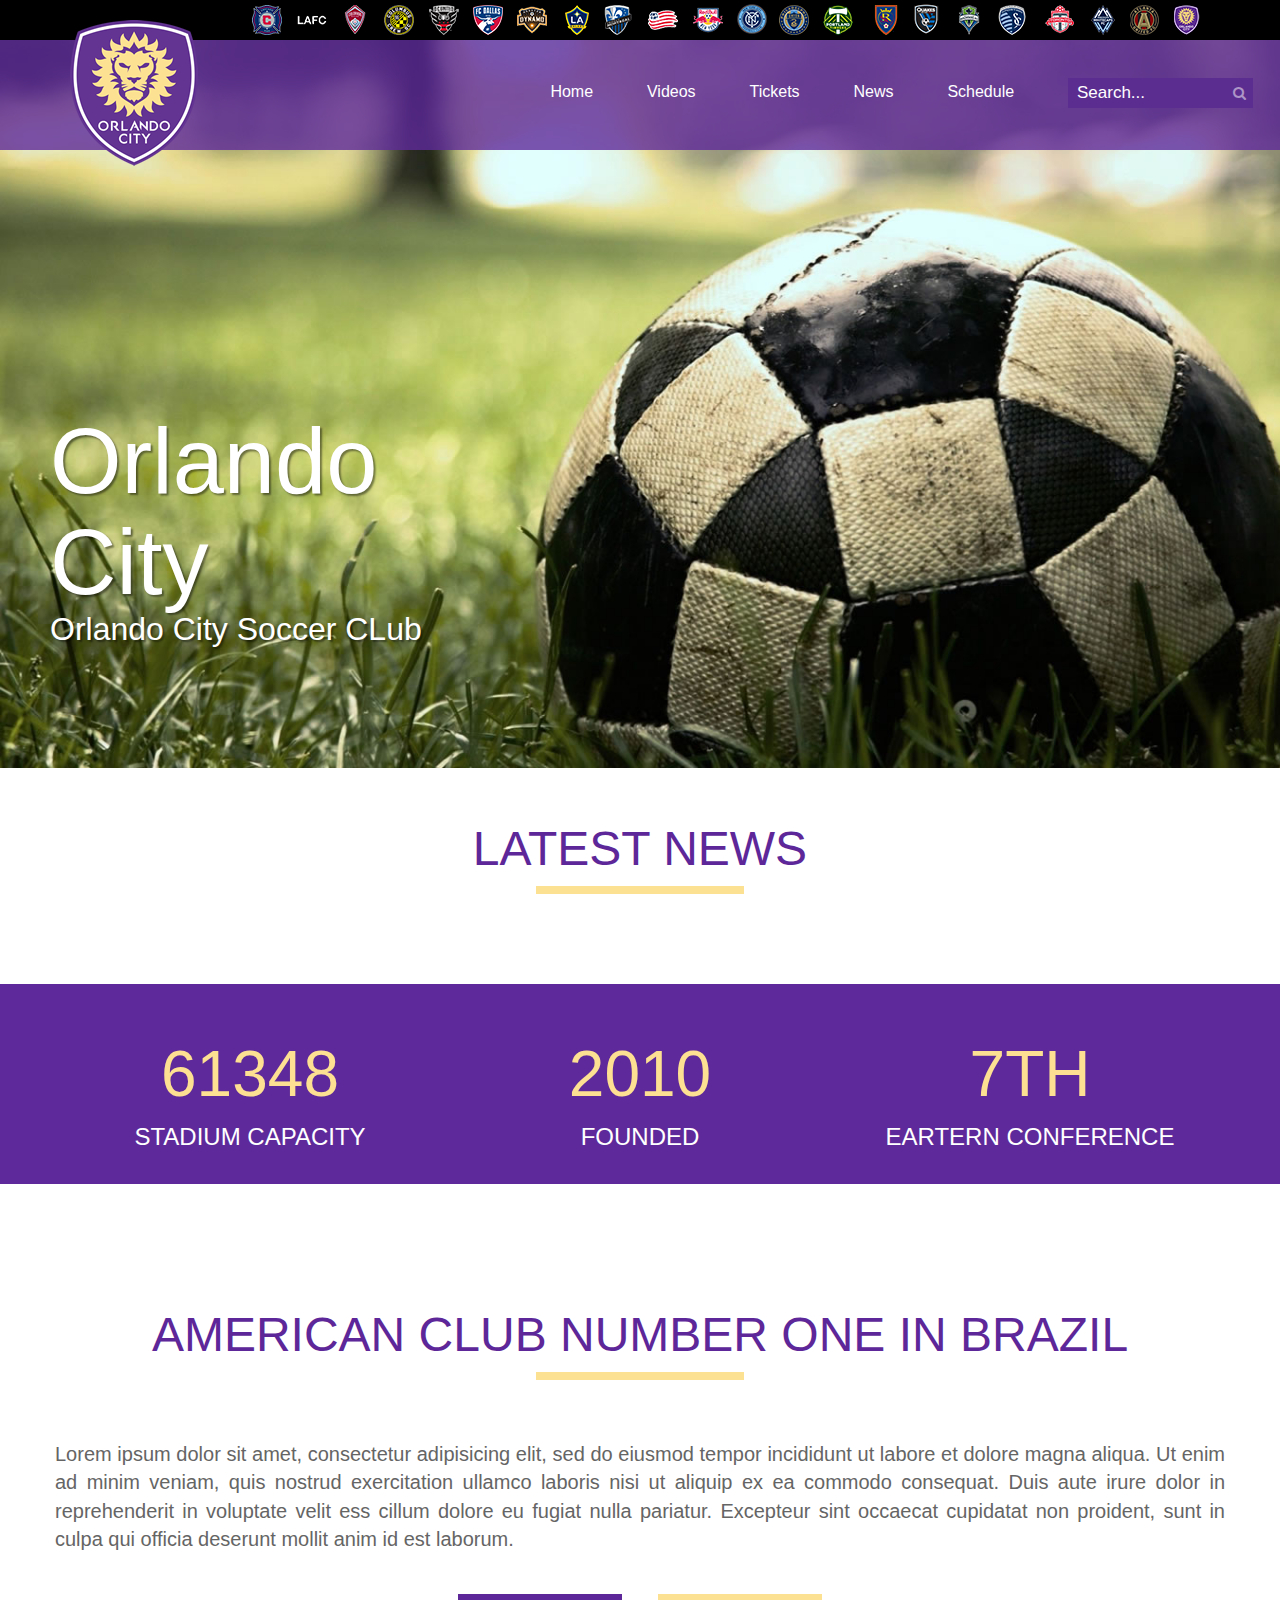
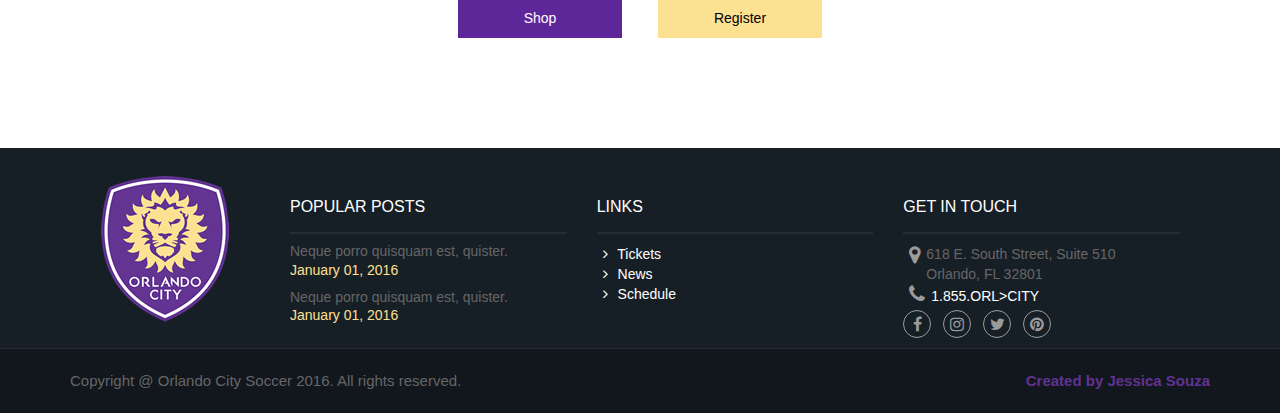
<file: index.html>
<!DOCTYPE html>
<html>
	<head>
		<meta charset="utf-8">
		<title>Orlando City</title>

		<link rel="stylesheet" type="text/css" href="lib/bootstrap/css/bootstrap.min.css">
		<link rel="stylesheet" href="lib/font-awesome/css/font-awesome.min.css">
		<link rel="stylesheet" type="text/css" href="lib/css/orlando.css">
		<link rel="stylesheet" href="lib/OwlCarousel/dist/assets/owl.carousel.min.css">
		<link rel="stylesheet" href="lib/OwlCarousel/dist/assets/owl.theme.default.min.css">
	</head>
	<body>
		<header>
			<div class="container">
				<img id="logotipo" src="img/orlando-logo.png" alt="Logotipo">
			</div>
		<div class="header-black">
				<div class="container">
					<ul class="pull-right">
						<li class="club-01"><a href="#"></a></li>
						<li class="club-02"><a href="#"></a></li>
						<li class="club-03"><a href="#"></a></li>
						<li class="club-04"><a href="#"></a></li>
						<li class="club-05"><a href="#"></a></li>
						<li class="club-06"><a href="#"></a></li>
						<li class="club-07"><a href="#"></a></li>
						<li class="club-08"><a href="#"></a></li>
						<li class="club-09"><a href="#"></a></li>
						<li class="club-10"><a href="#"></a></li>
						<li class="club-11"><a href="#"></a></li>
						<li class="club-12"><a href="#"></a></li>
						<li class="club-13"><a href="#"></a></li>
						<li class="club-14"><a href="#"></a></li>
						<li class="club-15"><a href="#"></a></li>
						<li class="club-16"><a href="#"></a></li>
						<li class="club-17"><a href="#"></a></li>
						<li class="club-18"><a href="#"></a></li>
						<li class="club-19"><a href="#"></a></li>
						<li class="club-20"><a href="#"></a></li>
						<li class="club-21"><a href="#"></a></li>
						<li class="club-22"><a href="#"></a></li>
					</ul>
				</div>
			</div>

			<div class="container">
				<div class="row">
					<nav id="menu" class="pull-right">
						<ul>
							<li><a href="index.html">Home</a></li>
							<li><a href="videos.html">Videos</a></li>
							<li><a href="#">Tickets</a></li>
							<li><a href="#">News</a></li>
							<li><a href="#">Schedule</a></li>
							<li class="search">
								<div class="input-group">
									<input type="search" id="input-search" placeholder="Search..." name="busca">
									<span class="input-group-btn">
										<button class="" type="button"><i class="fa fa-search"></i></button>
									</span>
								</div>
							</li>
						</ul>
					</nav>
				</div>
			</div>
		</header>

		<section>
			<div id="banner">
				<h1>Orlando City<small>Orlando City Soccer CLub</small></h1>
			</div>

			<div id="news" class="container">
				<div class="row text-center">
					<h2>LATEST NEWS</h2>
					<hr>
				</div>
				<div class="row thumbnails owl-carousel owl-theme">
					<div class="item-inner">
						<img src="img/noticia-thumb.jpg" alt="Noticia">
						<h3>Orlando City Acquires Goalkeeper Joe Bendik from Toronto FC</h3>
						<time>April 18, 2017</time>
					</div>
					<div class="item-inner">
						<img src="img/noticia-thumb.jpg" alt="Noticia">
						<h3>Orlando City Acquires Goalkeeper Joe Bendik from Toronto FC</h3>
						<time>April 18, 2017</time>
					</div>
					<div class="item-inner">
						<img src="img/noticia-thumb.jpg" alt="Noticia">
						<h3>Orlando City Acquires Goalkeeper Joe Bendik from Toronto FC</h3>
						<time>April 18, 2017</time>
					</div>
					<div class="item-inner">
						<img src="img/noticia-thumb.jpg" alt="Noticia">
						<h3>Orlando City Acquires Goalkeeper Joe Bendik from Toronto FC</h3>
						<time>April 18, 2017</time>
					</div>
					<div class="item-inner">
						<img src="img/noticia-thumb.jpg" alt="Noticia">
						<h3>Orlando City Acquires Goalkeeper Joe Bendik from Toronto FC</h3>
						<time>April 18, 2017</time>
					</div>
					<div class="item-inner">
						<img src="img/noticia-thumb.jpg" alt="Noticia">
						<h3>Orlando City Acquires Goalkeeper Joe Bendik from Toronto FC</h3>
						<time>April 18, 2017</time>
					</div>
					<div class="item-inner">
						<img src="img/noticia-thumb.jpg" alt="Noticia">
						<h3>Orlando City Acquires Goalkeeper Joe Bendik from Toronto FC</h3>
						<time>April 18, 2017</time>
					</div>
					<div class="item-inner">
						<img src="img/noticia-thumb.jpg" alt="Noticia">
						<h3>Orlando City Acquires Goalkeeper Joe Bendik from Toronto FC</h3>
						<time>April 18, 2017</time>
					</div>
				</div>
			</div>
			<div id="estatisticas">
				<div class="container">
					<div class="row">
						<div class="col-md-4">
							<p>61348<small>Stadium Capacity</small></p>
						</div>
						<div class="col-md-4">
							<p>2010<small>Founded</small></p>
						</div>
						<div class="col-md-4">
							<p>7th<small>EARTERN CONFERENCE</small></p>
						</div>
					</div>
				</div>
			</div>
			<div id="call-to-action">
				<div class="container">
					<div class="row text-center">
						<h2>American club number one in Brazil</h2>
						<hr>
					</div>
					<div class="row">
						<p>Lorem ipsum dolor sit amet, consectetur adipisicing elit, sed do eiusmod
						tempor incididunt ut labore et dolore magna aliqua. Ut enim ad minim veniam, quis nostrud exercitation ullamco laboris nisi ut aliquip ex ea commodo consequat. Duis aute irure dolor in reprehenderit in voluptate velit ess cillum dolore eu fugiat nulla pariatur. Excepteur sint occaecat cupidatat non proident, sunt in culpa qui officia deserunt mollit anim id est laborum.
						</p>
					</div>
					<div class="text-center">
						<div class="row row-max-400">
							<div class="col-xs-6">
								<a href="#" class="btn btn-roxo">Shop</a>
							</div>
							<div class="col-xs-6">
								<a href="#" class="btn btn-amarelo">Register</a>
							</div>
						</div>
					</div>
				</div>
			</div>

			
		</section>

		<footer> 

			<div class="row row-cinza-claro">
				<div class="container">
					<div class="col-md-2 text-center">
						<div class="row">
							<img class="logotipo" src="img/orlando-logo.png" alt="Logotipo">
						</div>
					</div>
					
					<div class="col-md-10">
						<div class="row row-cols">
							<div class="col-xs-4 col-popular-post">
								<h4>POPULAR POSTS</h4>
								<ul class="list-unstyled">
									<li>
										<h5>Neque porro quisquam est, quister.</h5>
										<time>January 01, 2016</time>
									</li>
									<li>
										<h5>Neque porro quisquam est, quister.</h5>
										<time>January 01, 2016</time>
									</li>
								</ul>
							</div>
							<div class="col-xs-4 col-links">
								<h4>LINKS</h4>
								<ul class="list-unstyled">
									<li><a href="#"><i class="fa fa-angle-right"></i> Tickets</a></li>
									<li><a href="#"><i class="fa fa-angle-right"></i> News</a></li>
									<li><a href="#"><i class="fa fa-angle-right"></i> Schedule</a></li>
								</ul>

							</div>
							<div class="col-xs-4 col-get-in-touch">
								<h4>GET IN TOUCH</h4>
								<address>
									<i class="fa fa-map-marker"></i><span>618 E. South Street, Suite 510<br>Orlando, FL 32801</span>
								</address>
								<p><a href="tel:1855ORLCITY"><i class="fa fa-phone"></i>1.855.ORL>CITY</a></p>

								<ul class="list-socials list-unstyled">
									<li>
										<a href="#" target="blank"><i class="fa fa-facebook"></i></a>
									</li>
									<li>
										<a href="#" target="blank"><i class="fa fa-instagram"></i></a>
									</li>
									<li>
										<a href="#" target="blank"><i class="fa fa-twitter"></i></a>
									</li>
									<li>
										<a href="#" target="blank"><i class="fa fa-pinterest"></i></a>
									</li>
								</ul>

							</div>
						</div>
					</div>
						
					
					
				</div>
			</div>

			<div class="row row-cinza-escuro">
				<div class="container">
					<p class="pull-left">Copyright @ Orlando City Soccer 2016. All rights reserved.</p>
					<p class="pull-right text-roxo">Created by Jessica Souza</p>
				</div>
			</div>
		</footer>
		<script src="https://code.jquery.com/jquery-3.2.1.js" integrity="sha256-DZAnKJ/6XZ9si04Hgrsxu/8s717jcIzLy3oi35EouyE=" crossorigin="anonymous"></script>
  		<script type="text/javascript" src="lib/bootstrap/js/bootstrap.min.js"></script>
  		<script src="lib/OwlCarousel/dist/owl.carousel.min.js"></script>
  		<script type="text/javascript" src="js/efeitos.js"></script>
	</body>
</html>
</file>
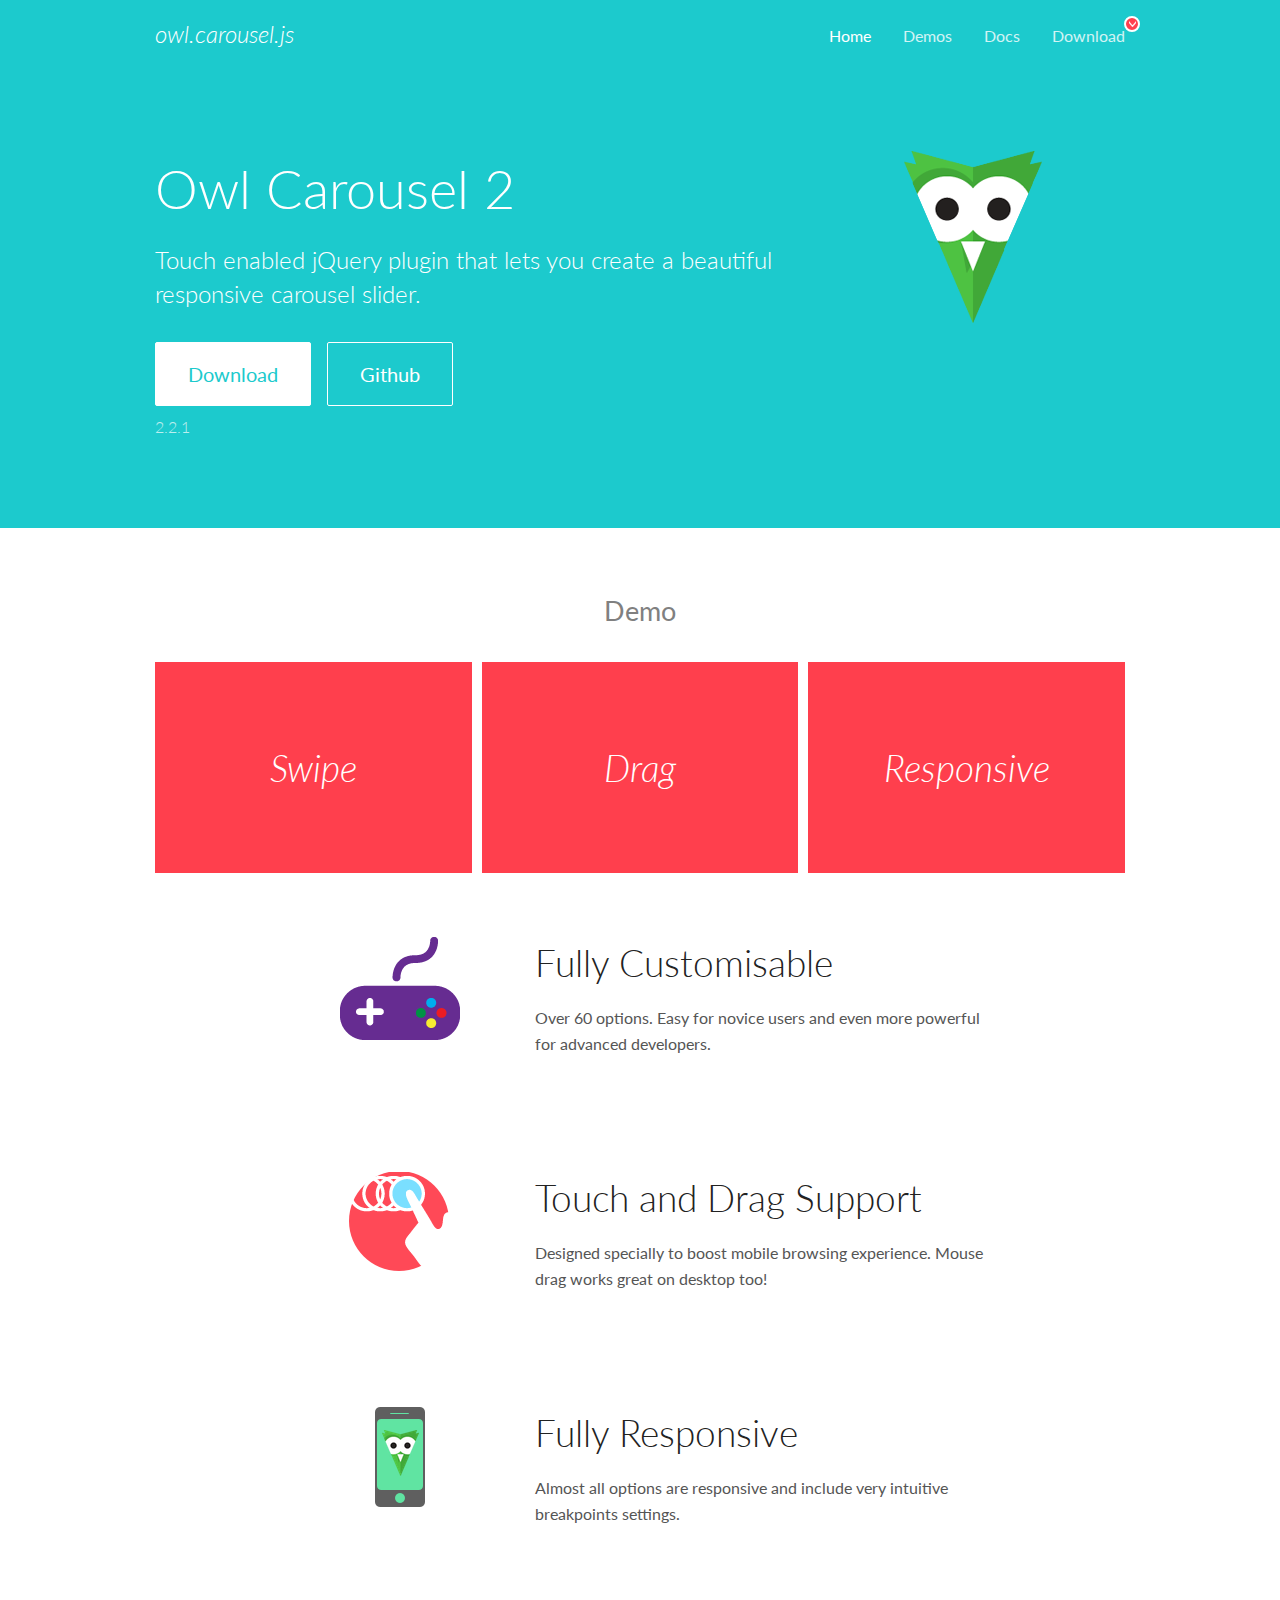
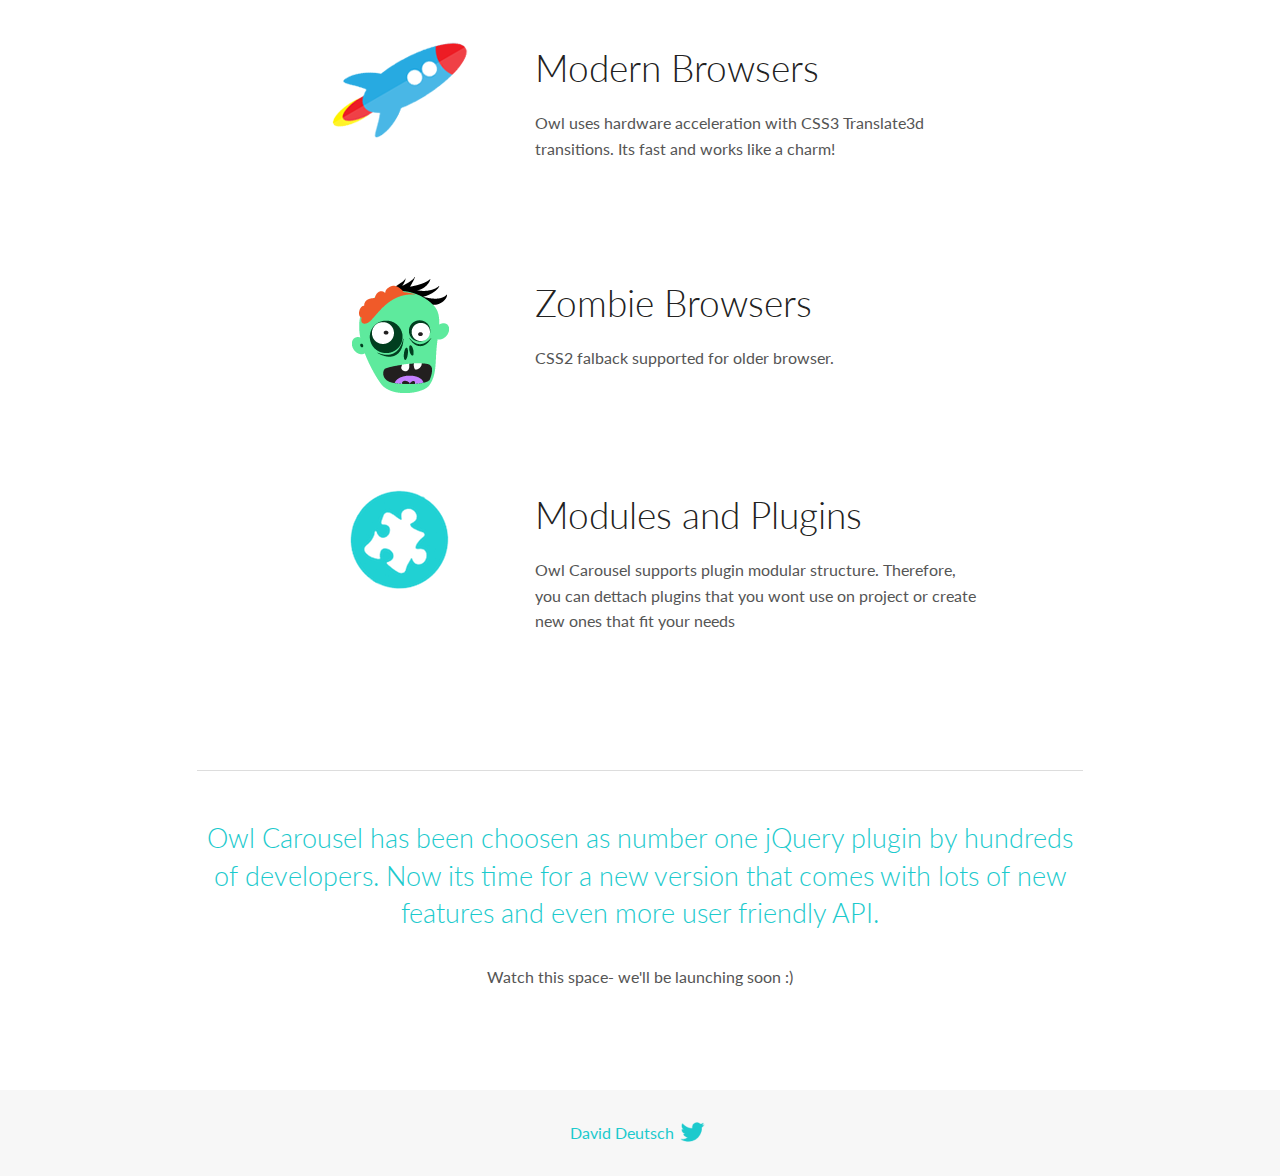
<file: lib/OwlCarousel/docs/index.html>
<!DOCTYPE html>
<html lang="en">
  <head>

    <!-- head -->
    <meta charset="utf-8">
    <meta name="msapplication-tap-highlight" content="no" />
    <meta name="viewport" content="width=device-width, initial-scale=1.0" />
    <meta name="description" content="Touch enabled jQuery plugin that lets you create beautiful responsive carousel slider.">
    <meta name="author" content="David Deutsch">
    <title>
      Home | Owl Carousel | 2.2.1
    </title>

    <!-- Stylesheets -->
    <link href='https://fonts.googleapis.com/css?family=Lato:300,400,700,400italic,300italic' rel='stylesheet' type='text/css'>
    <link rel="stylesheet" href="assets/css/docs.theme.min.css">

    <!-- Owl Stylesheets -->
    <link rel="stylesheet" href="assets/owlcarousel/assets/owl.carousel.min.css">
    <link rel="stylesheet" href="assets/owlcarousel/assets/owl.theme.default.min.css">

    <!-- HTML5 shim and Respond.js IE8 support of HTML5 elements and media queries -->

    <!--[if lt IE 9]>
      <script src="https://oss.maxcdn.com/libs/html5shiv/3.7.0/html5shiv.js"></script>
      <script src="https://oss.maxcdn.com/libs/respond.js/1.3.0/respond.min.js"></script>
    <![endif]-->

    <!-- Favicons -->
    <link rel="apple-touch-icon-precomposed" sizes="144x144" href="assets/ico/apple-touch-icon-144-precomposed.png">
    <link rel="shortcut icon" href="assets/ico/favicon.png">
    <link rel="shortcut icon" href="favicon.ico">

    <!-- Yeah i know js should not be in header. Its required for demos.-->

    <!-- javascript -->
    <script src="assets/vendors/jquery.min.js"></script>
    <script src="assets/owlcarousel/owl.carousel.js"></script>
  </head>
  <body>

    <!-- header -->
    <header class="header">
      <div class="row">
        <div class="large-12 columns">
          <div class="brand left">
            <h3>
              <a href="/OwlCarousel2/">owl.carousel.js</a> 
            </h3>
          </div>
          <a id="toggle-nav" class="right">
            <span></span> <span></span> <span></span> 
          </a> 
          <div class="nav-bar">
            <ul class="clearfix">
              <li class="active">
                <a href="/OwlCarousel2/index.html">Home</a> 
              </li>
              <li> <a href="/OwlCarousel2/demos/demos.html">Demos</a>  </li>
              <li> <a href="/OwlCarousel2/docs/started-welcome.html">Docs</a>  </li>
              <li>
                <a href="https://github.com/OwlCarousel2/OwlCarousel2/archive/2.2.1.zip">Download</a> 
                <span class="download"></span> 
              </li>
            </ul>
          </div>
        </div>
      </div>
    </header>

    <!-- home panel -->
    <section id="hero">
      <div class="row">
        <div class="large-8 medium-8 columns">
          <h1>Owl Carousel 2</h1>
          <h4>Touch enabled jQuery plugin that lets you create a beautiful responsive carousel slider.</h4>
          <a href="https://github.com/OwlCarousel2/OwlCarousel2/archive/2.2.1.zip" class="hero-button">Download</a> 
          <a href="https://github.com/OwlCarousel2/OwlCarousel2" class="hero-button outline">Github</a> 
          <p>2.2.1</p>
        </div>
        <div class="large-4 medium-4 columns">
          <img class="owl-logo" src="assets/img/owl-logo.png" alt="mr. Owl">
        </div>
      </div>
    </section>

    <!-- body -->
    <div class="home-demo">
      <div class="row">
        <div class="large-12 columns">
          <h3>Demo</h3>
          <div class="owl-carousel">
            <div class="item">
              <h2>Swipe</h2>
            </div>
            <div class="item">
              <h2>Drag</h2>
            </div>
            <div class="item">
              <h2>Responsive</h2>
            </div>
            <div class="item">
              <h2>CSS3</h2>
            </div>
            <div class="item">
              <h2>Fast</h2>
            </div>
            <div class="item">
              <h2>Easy</h2>
            </div>
            <div class="item">
              <h2>Free</h2>
            </div>
            <div class="item">
              <h2>Upgradable</h2>
            </div>
            <div class="item">
              <h2>Tons of options</h2>
            </div>
            <div class="item">
              <h2>Infinity</h2>
            </div>
            <div class="item">
              <h2>Auto Width</h2>
            </div>
          </div>
        </div>
      </div>
    </div>
    <script>
      var owl = $('.owl-carousel');
      owl.owlCarousel({
        margin: 10,
        loop: true,
        responsive: {
          0: {
            items: 1
          },
          600: {
            items: 2
          },
          1000: {
            items: 3
          }
        }
      })
    </script>

    <!-- features -->
    <div id="features">
      <div class="row">
        <div class="small-12 medium-9 small-centered columns">
          <section class="row feature">
            <div class="medium-4 small-12 columns">
              <img src="assets/img/feature-options.png" alt="">
            </div>
            <div class="medium-8 small-12 columns">
              <h2>Fully Customisable</h2>
              <p>Over 60 options. Easy for novice users and even more powerful for advanced developers.</p>
            </div>
          </section>
          <section class="row feature">
            <div class="medium-4 small-12 columns">
              <img src="assets/img/feature-drag.png" alt="">
            </div>
            <div class="medium-8 small-12 columns">
              <h2>Touch and Drag Support</h2>
              <p>Designed specially to boost mobile browsing experience. Mouse drag works great on desktop too!</p>
            </div>
          </section>
          <section class="row feature">
            <div class="medium-4 small-12 columns">
              <img src="assets/img/feature-responsive.png" alt="">
            </div>
            <div class="medium-8 small-12 columns">
              <h2>Fully Responsive</h2>
              <p>Almost all options are responsive and include very intuitive breakpoints settings.</p>
            </div>
          </section>
          <section class="row feature">
            <div class="medium-4 small-12 columns">
              <img src="assets/img/feature-modern.png" alt="">
            </div>
            <div class="medium-8 small-12 columns">
              <h2>Modern Browsers</h2>
              <p>Owl uses hardware acceleration with CSS3 Translate3d transitions. Its fast and works like a charm! </p>
            </div>
          </section>
          <section class="row feature">
            <div class="medium-4 small-12 columns">
              <img src="assets/img/feature-zombie.png" alt="">
            </div>
            <div class="medium-8 small-12 columns">
              <h2>Zombie Browsers</h2>
              <p>CSS2 falback supported for older browser.</p>
            </div>
          </section>
          <section class="row feature">
            <div class="medium-4 small-12 columns">
              <img src="assets/img/feature-module.png" alt="">
            </div>
            <div class="medium-8 small-12 columns">
              <h2>Modules and Plugins</h2>
              <p>Owl Carousel supports plugin modular structure. Therefore, you can dettach plugins that you wont use on project or create new ones that fit your needs</p>
            </div>
          </section>
        </div>
      </div>
    </div>

    <!-- footer -->
    <section id="teaser-text">
      <div class="row">
        <div class="small-12 medium-11 small-centered columns">
          <hr>
          <h3 id="owl-carousel-has-been-choosen-as-number-one-jquery-plugin-by-hundreds-of-developers-now-its-time-for-a-new-version-that-comes-with-lots-of-new-features-and-even-more-user-friendly-api-">Owl Carousel has been choosen as number one jQuery plugin by hundreds of developers. Now its time for a new version that comes with lots of new features and even more user friendly API.</h3>
          <p>Watch this space- we&#39;ll be launching soon :)</p>
        </div>
      </div>
    </section>

    <!-- footer -->
    <footer class="footer">
      <div class="row">
        <div class="large-12 columns">
          <h5>
            <a href="/OwlCarousel2/docs/support-contact.html">David Deutsch</a> 
            <a id="custom-tweet-button" href="https://twitter.com/share?url=https://github.com/OwlCarousel2/OwlCarousel2&text=Owl Carousel - This is so awesome! " target="_blank"></a> 
          </h5>
        </div>
      </div>
    </footer>

    <!-- vendors -->
    <script src="assets/vendors/highlight.js"></script>
    <script src="assets/js/app.js"></script>
  </body>
</html>
</file>
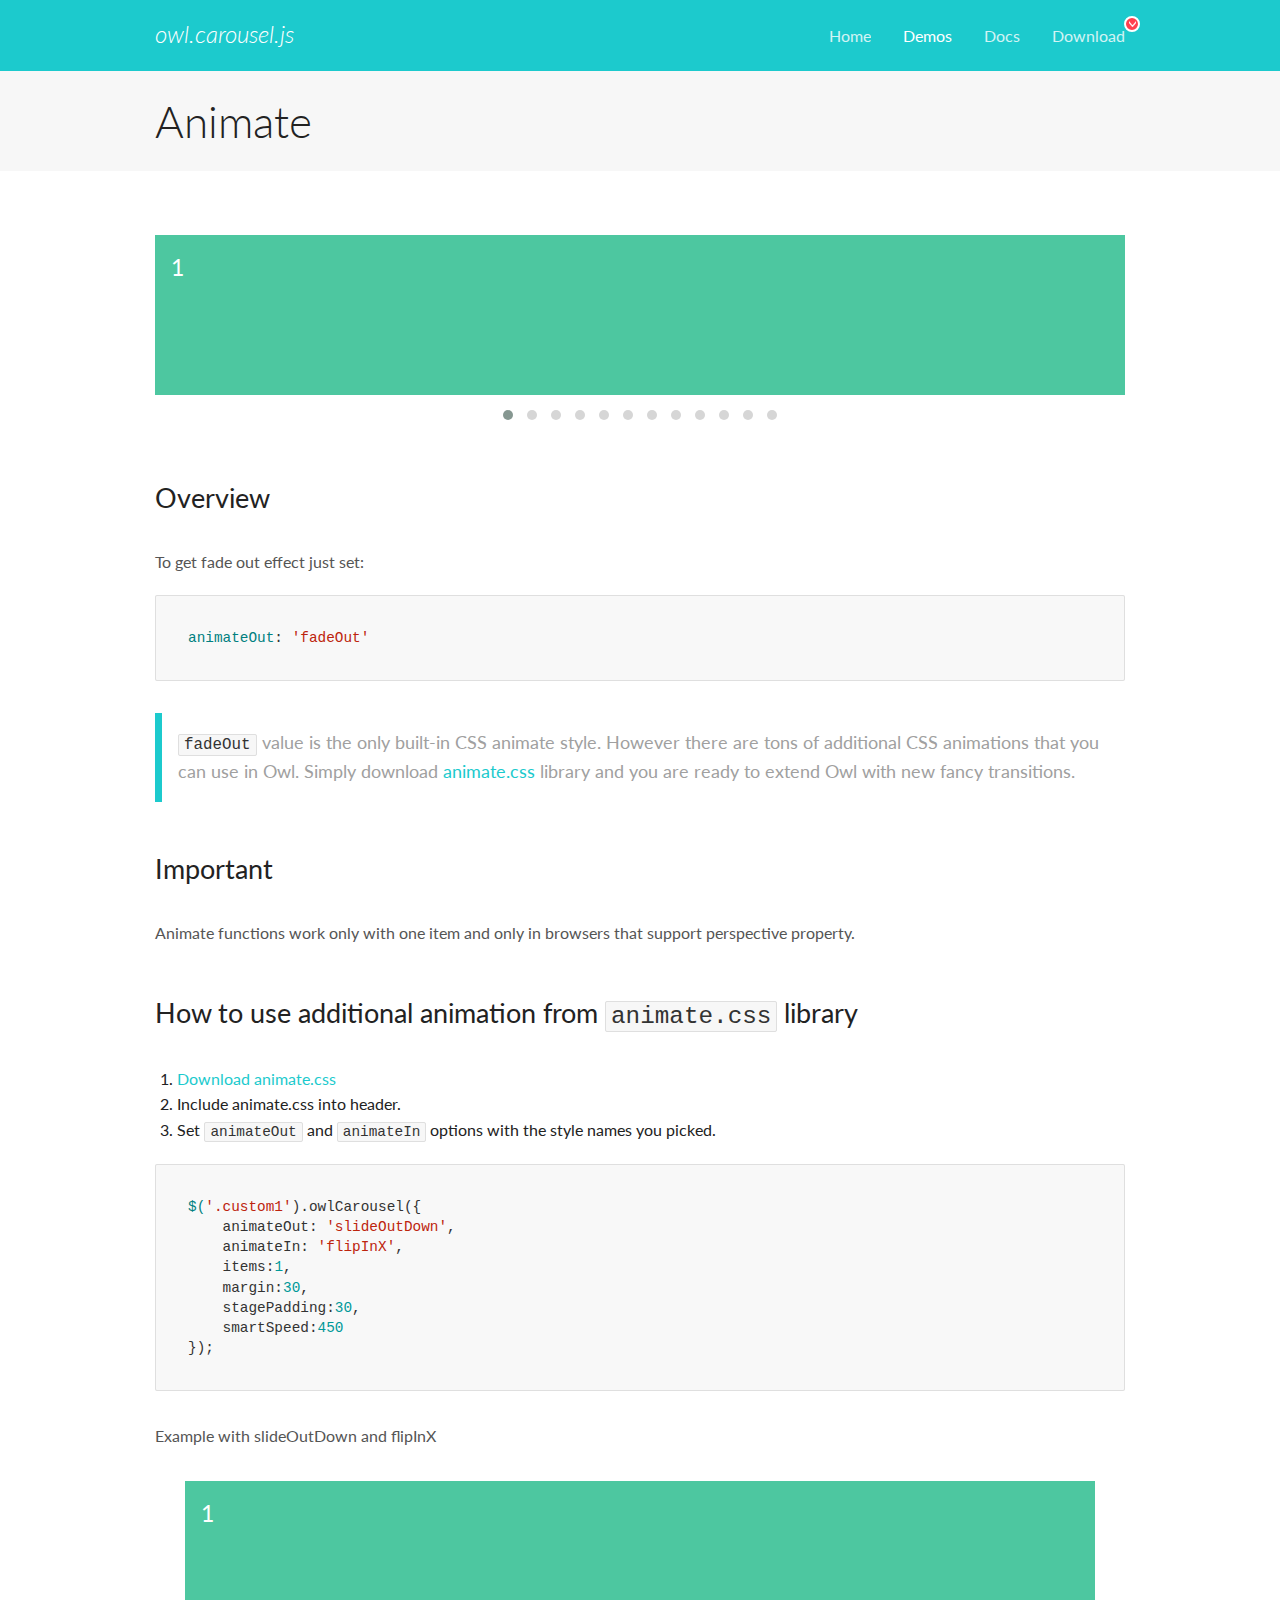
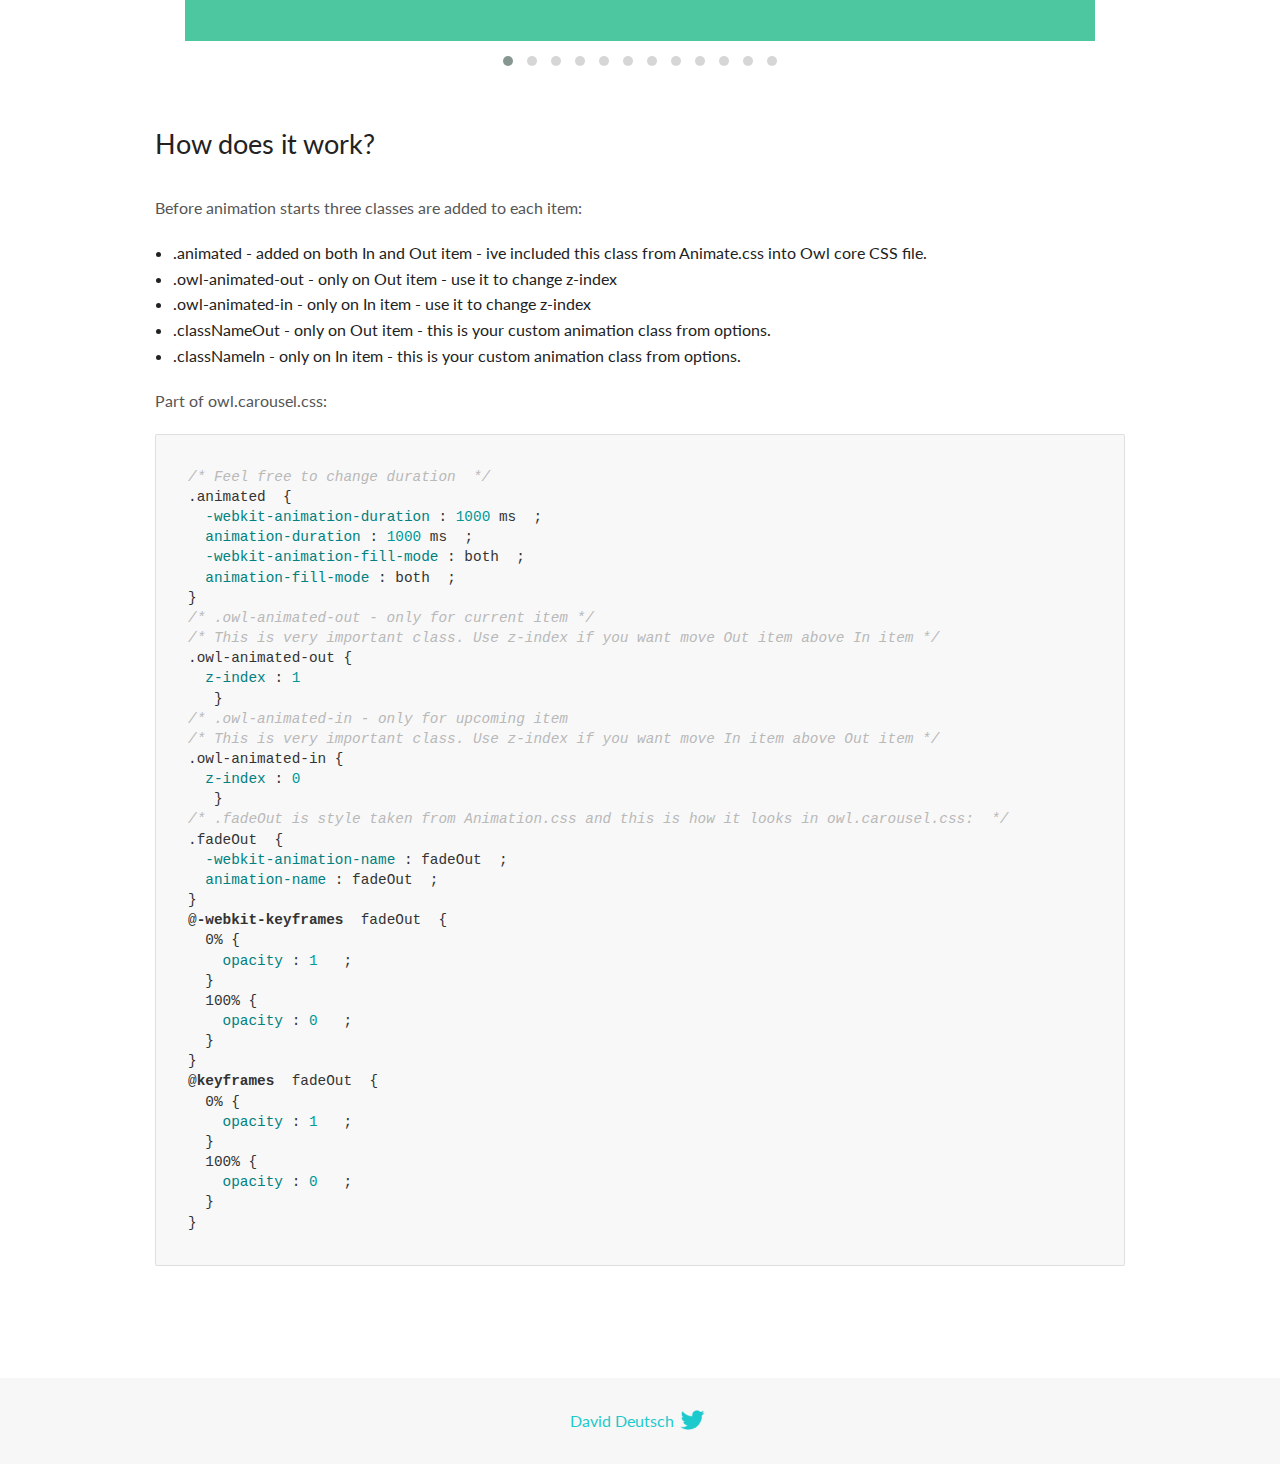
<file: lib/OwlCarousel/docs/demos/animate.html>
<!DOCTYPE html>
<html lang="en">
  <head>

    <!-- head -->
    <meta charset="utf-8">
    <meta name="msapplication-tap-highlight" content="no" />
    <meta name="viewport" content="width=device-width, initial-scale=1.0" />
    <meta name="description" content="Animate carousel">
    <meta name="author" content="David Deutsch">
    <title>
      Animate Demo | Owl Carousel | 2.2.1
    </title>

    <!-- Stylesheets -->
    <link href='https://fonts.googleapis.com/css?family=Lato:300,400,700,400italic,300italic' rel='stylesheet' type='text/css'>
    <link rel="stylesheet" href="../assets/css/docs.theme.min.css">

    <!-- Owl Stylesheets -->
    <link rel="stylesheet" href="../assets/owlcarousel/assets/owl.carousel.min.css">
    <link rel="stylesheet" href="../assets/owlcarousel/assets/owl.theme.default.min.css">

    <!-- HTML5 shim and Respond.js IE8 support of HTML5 elements and media queries -->

    <!--[if lt IE 9]>
      <script src="https://oss.maxcdn.com/libs/html5shiv/3.7.0/html5shiv.js"></script>
      <script src="https://oss.maxcdn.com/libs/respond.js/1.3.0/respond.min.js"></script>
    <![endif]-->

    <!-- Favicons -->
    <link rel="apple-touch-icon-precomposed" sizes="144x144" href="../assets/ico/apple-touch-icon-144-precomposed.png">
    <link rel="shortcut icon" href="../assets/ico/favicon.png">
    <link rel="shortcut icon" href="favicon.ico">

    <!-- Yeah i know js should not be in header. Its required for demos.-->

    <!-- javascript -->
    <script src="../assets/vendors/jquery.min.js"></script>
    <script src="../assets/owlcarousel/owl.carousel.js"></script>
  </head>
  <body>

    <!-- header -->
    <header class="header">
      <div class="row">
        <div class="large-12 columns">
          <div class="brand left">
            <h3>
              <a href="/OwlCarousel2/">owl.carousel.js</a> 
            </h3>
          </div>
          <a id="toggle-nav" class="right">
            <span></span> <span></span> <span></span> 
          </a> 
          <div class="nav-bar">
            <ul class="clearfix">
              <li> <a href="/OwlCarousel2/index.html">Home</a>  </li>
              <li class="active">
                <a href="/OwlCarousel2/demos/demos.html">Demos</a> 
              </li>
              <li> <a href="/OwlCarousel2/docs/started-welcome.html">Docs</a>  </li>
              <li>
                <a href="https://github.com/OwlCarousel2/OwlCarousel2/archive/2.2.1.zip">Download</a> 
                <span class="download"></span> 
              </li>
            </ul>
          </div>
        </div>
      </div>
    </header>

    <!-- title -->
    <section class="title">
      <div class="row">
        <div class="large-12 columns">
          <h1>Animate</h1>
        </div>
      </div>
    </section>

    <!--  Demos -->
    <section id="demos">
      <div class="row">
        <div class="large-12 columns">
          <div class="fadeOut owl-carousel owl-theme">
            <div class="item">
              <h4>1</h4>
            </div>
            <div class="item">
              <h4>2</h4>
            </div>
            <div class="item">
              <h4>3</h4>
            </div>
            <div class="item">
              <h4>4</h4>
            </div>
            <div class="item">
              <h4>5</h4>
            </div>
            <div class="item">
              <h4>6</h4>
            </div>
            <div class="item">
              <h4>7</h4>
            </div>
            <div class="item">
              <h4>8</h4>
            </div>
            <div class="item">
              <h4>9</h4>
            </div>
            <div class="item">
              <h4>10</h4>
            </div>
            <div class="item">
              <h4>11</h4>
            </div>
            <div class="item">
              <h4>12</h4>
            </div>
          </div>
          <h3 id="overview">Overview</h3>
          <p>To get fade out effect just set:</p>
          <pre><code>animateOut: &#39;fadeOut&#39;</code></pre>
          <blockquote>
            <p><code>fadeOut</code> value is the only built-in CSS animate style. However there are tons of additional CSS animations that you can use in Owl. Simply download
              <a href="https://daneden.github.io/animate.css/">animate.css</a>  library and you are ready to extend Owl with new fancy transitions.</p>
          </blockquote>
          <h3 id="important">Important</h3>
          <p>Animate functions work only with one item and only in browsers that support perspective property.</p>
          <h3 id="how-to-use-additional-animation-from-animate-css-library">How to use additional animation from <code>animate.css</code> library</h3>
          <ol>
            <li> <a href="https://daneden.github.io/animate.css/">Download animate.css</a>  </li>
            <li>Include animate.css into header.</li>
            <li>Set <code>animateOut</code> and <code>animateIn</code> options with the style names you picked.</li>
          </ol>
          <pre><code>$(&#39;.custom1&#39;).owlCarousel({
    animateOut: &#39;slideOutDown&#39;,
    animateIn: &#39;flipInX&#39;,
    items:1,
    margin:30,
    stagePadding:30,
    smartSpeed:450
});</code></pre>
          <p>Example with slideOutDown and flipInX</p>
          <div class="custom1 owl-carousel owl-theme">
            <div class="item">
              <h4>1</h4>
            </div>
            <div class="item">
              <h4>2</h4>
            </div>
            <div class="item">
              <h4>3</h4>
            </div>
            <div class="item">
              <h4>4</h4>
            </div>
            <div class="item">
              <h4>5</h4>
            </div>
            <div class="item">
              <h4>6</h4>
            </div>
            <div class="item">
              <h4>7</h4>
            </div>
            <div class="item">
              <h4>8</h4>
            </div>
            <div class="item">
              <h4>9</h4>
            </div>
            <div class="item">
              <h4>10</h4>
            </div>
            <div class="item">
              <h4>11</h4>
            </div>
            <div class="item">
              <h4>12</h4>
            </div>
          </div>
          <h3 id="how-does-it-work-">How does it work?</h3>
          <p>Before animation starts three classes are added to each item:</p>
          <ul>
            <li>.animated - added on both In and Out item - ive included this class from Animate.css into Owl core CSS file.</li>
            <li>.owl-animated-out - only on Out item - use it to change z-index</li>
            <li>.owl-animated-in - only on In item - use it to change z-index</li>
            <li>.classNameOut - only on Out item - this is your custom animation class from options.</li>
            <li>.classNameIn - only on In item - this is your custom animation class from options.</li>
          </ul>
          <p>Part of owl.carousel.css:</p>
          <pre><code class="language-css"><span class="comment">/* Feel free to change duration  */</span> 
<span class="class">.animated</span>  <span class="rules">{
  <span class="rule"><span class="attribute">-webkit-animation-duration</span> :<span class="value"> <span class="number">1000</span> ms</span> </span> ;
  <span class="rule"><span class="attribute">animation-duration</span> :<span class="value"> <span class="number">1000</span> ms</span> </span> ;
  <span class="rule"><span class="attribute">-webkit-animation-fill-mode</span> :<span class="value"> both</span> </span> ;
  <span class="rule"><span class="attribute">animation-fill-mode</span> :<span class="value"> both</span> </span> ;
<span class="rule">}</span> </span> 
<span class="comment">/* .owl-animated-out - only for current item */</span> 
<span class="comment">/* This is very important class. Use z-index if you want move Out item above In item */</span> 
<span class="class">.owl-animated-out</span> <span class="rules">{
  <span class="rule"><span class="attribute">z-index</span> :<span class="value"> <span class="number">1</span> 
</span> </span> </span> }
<span class="comment">/* .owl-animated-in - only for upcoming item
/* This is very important class. Use z-index if you want move In item above Out item */</span> 
<span class="class">.owl-animated-in</span> <span class="rules">{
  <span class="rule"><span class="attribute">z-index</span> :<span class="value"> <span class="number">0</span> 
</span> </span> </span> }
<span class="comment">/* .fadeOut is style taken from Animation.css and this is how it looks in owl.carousel.css:  */</span> 
<span class="class">.fadeOut</span>  <span class="rules">{
  <span class="rule"><span class="attribute">-webkit-animation-name</span> :<span class="value"> fadeOut</span> </span> ;
  <span class="rule"><span class="attribute">animation-name</span> :<span class="value"> fadeOut</span> </span> ;
<span class="rule">}</span> </span> 
<span class="at_rule">@<span class="keyword">-webkit-keyframes</span>  fadeOut </span> {
  0% <span class="rules">{
    <span class="rule"><span class="attribute">opacity</span> :<span class="value"> <span class="number">1</span> </span> </span> ;
  <span class="rule">}</span> </span> 
  100% <span class="rules">{
    <span class="rule"><span class="attribute">opacity</span> :<span class="value"> <span class="number">0</span> </span> </span> ;
  <span class="rule">}</span> </span> 
}
<span class="at_rule">@<span class="keyword">keyframes</span>  fadeOut </span> {
  0% <span class="rules">{
    <span class="rule"><span class="attribute">opacity</span> :<span class="value"> <span class="number">1</span> </span> </span> ;
  <span class="rule">}</span> </span> 
  100% <span class="rules">{
    <span class="rule"><span class="attribute">opacity</span> :<span class="value"> <span class="number">0</span> </span> </span> ;
  <span class="rule">}</span> </span> 
}</code></pre>
          <link rel="stylesheet" href="../assets/css/animate.css">
          <script>
            jQuery(document).ready(function($) {
              $('.fadeOut').owlCarousel({
                items: 1,
                animateOut: 'fadeOut',
                loop: true,
                margin: 10,
              });
              $('.custom1').owlCarousel({
                animateOut: 'slideOutDown',
                animateIn: 'flipInX',
                items: 1,
                margin: 30,
                stagePadding: 30,
                smartSpeed: 450
              });
            });
          </script>
        </div>
      </div>
    </section>

    <!-- footer -->
    <footer class="footer">
      <div class="row">
        <div class="large-12 columns">
          <h5>
            <a href="/OwlCarousel2/docs/support-contact.html">David Deutsch</a> 
            <a id="custom-tweet-button" href="https://twitter.com/share?url=https://github.com/OwlCarousel2/OwlCarousel2&text=Owl Carousel - This is so awesome! " target="_blank"></a> 
          </h5>
        </div>
      </div>
    </footer>

    <!-- vendors -->
    <script src="../assets/vendors/highlight.js"></script>
    <script src="../assets/js/app.js"></script>
  </body>
</html>
</file>
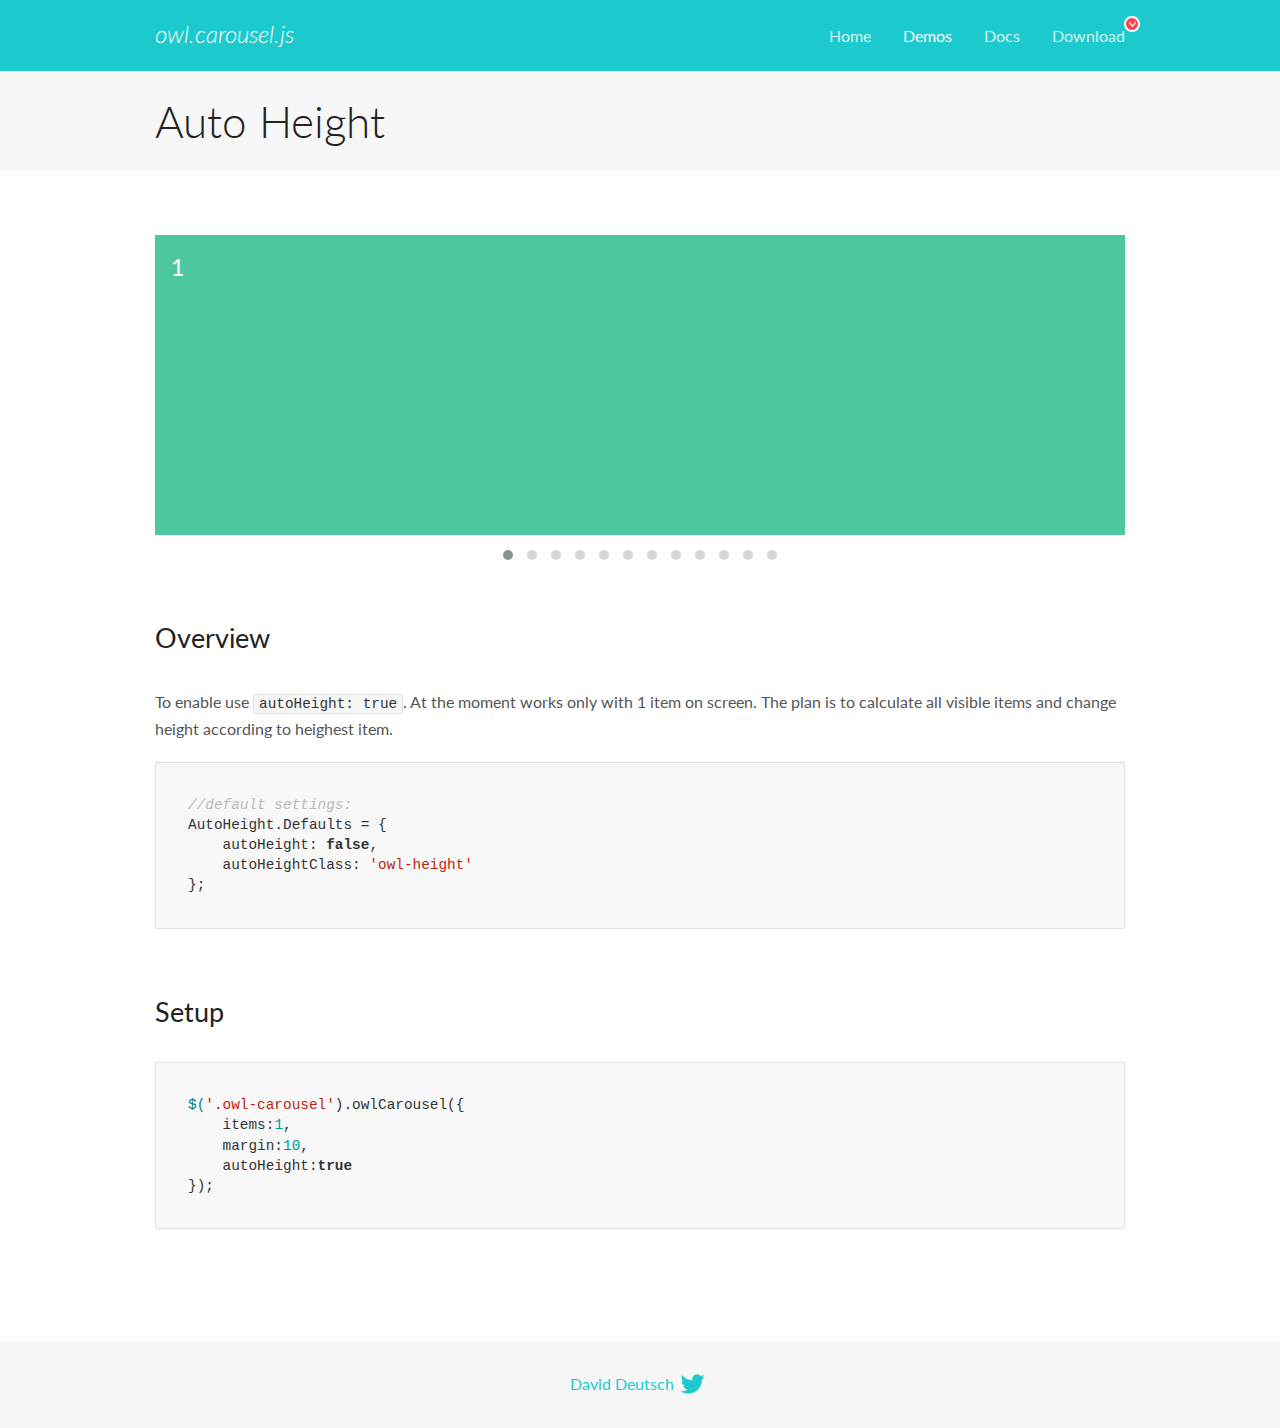
<file: lib/OwlCarousel/docs/demos/autoheight.html>
<!DOCTYPE html>
<html lang="en">
  <head>

    <!-- head -->
    <meta charset="utf-8">
    <meta name="msapplication-tap-highlight" content="no" />
    <meta name="viewport" content="width=device-width, initial-scale=1.0" />
    <meta name="description" content="autoHeight usage demo">
    <meta name="author" content="David Deutsch">
    <title>
      Auto Height Demo | Owl Carousel | 2.2.1
    </title>

    <!-- Stylesheets -->
    <link href='https://fonts.googleapis.com/css?family=Lato:300,400,700,400italic,300italic' rel='stylesheet' type='text/css'>
    <link rel="stylesheet" href="../assets/css/docs.theme.min.css">

    <!-- Owl Stylesheets -->
    <link rel="stylesheet" href="../assets/owlcarousel/assets/owl.carousel.min.css">
    <link rel="stylesheet" href="../assets/owlcarousel/assets/owl.theme.default.min.css">

    <!-- HTML5 shim and Respond.js IE8 support of HTML5 elements and media queries -->

    <!--[if lt IE 9]>
      <script src="https://oss.maxcdn.com/libs/html5shiv/3.7.0/html5shiv.js"></script>
      <script src="https://oss.maxcdn.com/libs/respond.js/1.3.0/respond.min.js"></script>
    <![endif]-->

    <!-- Favicons -->
    <link rel="apple-touch-icon-precomposed" sizes="144x144" href="../assets/ico/apple-touch-icon-144-precomposed.png">
    <link rel="shortcut icon" href="../assets/ico/favicon.png">
    <link rel="shortcut icon" href="favicon.ico">

    <!-- Yeah i know js should not be in header. Its required for demos.-->

    <!-- javascript -->
    <script src="../assets/vendors/jquery.min.js"></script>
    <script src="../assets/owlcarousel/owl.carousel.js"></script>
  </head>
  <body>

    <!-- header -->
    <header class="header">
      <div class="row">
        <div class="large-12 columns">
          <div class="brand left">
            <h3>
              <a href="/OwlCarousel2/">owl.carousel.js</a> 
            </h3>
          </div>
          <a id="toggle-nav" class="right">
            <span></span> <span></span> <span></span> 
          </a> 
          <div class="nav-bar">
            <ul class="clearfix">
              <li> <a href="/OwlCarousel2/index.html">Home</a>  </li>
              <li class="active">
                <a href="/OwlCarousel2/demos/demos.html">Demos</a> 
              </li>
              <li> <a href="/OwlCarousel2/docs/started-welcome.html">Docs</a>  </li>
              <li>
                <a href="https://github.com/OwlCarousel2/OwlCarousel2/archive/2.2.1.zip">Download</a> 
                <span class="download"></span> 
              </li>
            </ul>
          </div>
        </div>
      </div>
    </header>

    <!-- title -->
    <section class="title">
      <div class="row">
        <div class="large-12 columns">
          <h1>Auto Height</h1>
        </div>
      </div>
    </section>

    <!--  Demos -->
    <section id="demos">
      <div class="row">
        <div class="large-12 columns">
          <div class="owl-carousel owl-theme">
            <div class="item" style="height:300px">
              <h4>1</h4>
            </div>
            <div class="item" style="height:100px">
              <h4>2</h4>
            </div>
            <div class="item" style="height:500px">
              <h4>3</h4>
            </div>
            <div class="item" style="height:250px">
              <h4>4</h4>
            </div>
            <div class="item" style="height:400px">
              <h4>5</h4>
            </div>
            <div class="item" style="height:500px">
              <h4>6</h4>
            </div>
            <div class="item" style="height:600px">
              <h4>7</h4>
            </div>
            <div class="item" style="height:400px">
              <h4>8</h4>
            </div>
            <div class="item" style="height:300px">
              <h4>9</h4>
            </div>
            <div class="item" style="height:350px">
              <h4>10</h4>
            </div>
            <div class="item" style="height:200px">
              <h4>11</h4>
            </div>
            <div class="item" style="height:150px">
              <h4>12</h4>
            </div>
          </div>
          <h3 id="overview">Overview</h3>
          <p>To enable use <code>autoHeight: true</code>. At the moment works only with 1 item on screen. The plan is to calculate all visible items and change height according to heighest item.</p>
          <pre><code>//default settings:
AutoHeight.Defaults = {
    autoHeight: false,
    autoHeightClass: &#39;owl-height&#39;
};</code></pre>
          <h3 id="setup">Setup</h3>
          <pre><code>$(&#39;.owl-carousel&#39;).owlCarousel({
    items:1,
    margin:10,
    autoHeight:true
});</code></pre>
          <script>
            $(document).ready(function() {
              $('.owl-carousel').owlCarousel({
                items: 1,
                margin: 10,
                autoHeight: true
              });
            })
          </script>
        </div>
      </div>
    </section>

    <!-- footer -->
    <footer class="footer">
      <div class="row">
        <div class="large-12 columns">
          <h5>
            <a href="/OwlCarousel2/docs/support-contact.html">David Deutsch</a> 
            <a id="custom-tweet-button" href="https://twitter.com/share?url=https://github.com/OwlCarousel2/OwlCarousel2&text=Owl Carousel - This is so awesome! " target="_blank"></a> 
          </h5>
        </div>
      </div>
    </footer>

    <!-- vendors -->
    <script src="../assets/vendors/highlight.js"></script>
    <script src="../assets/js/app.js"></script>
  </body>
</html>
</file>
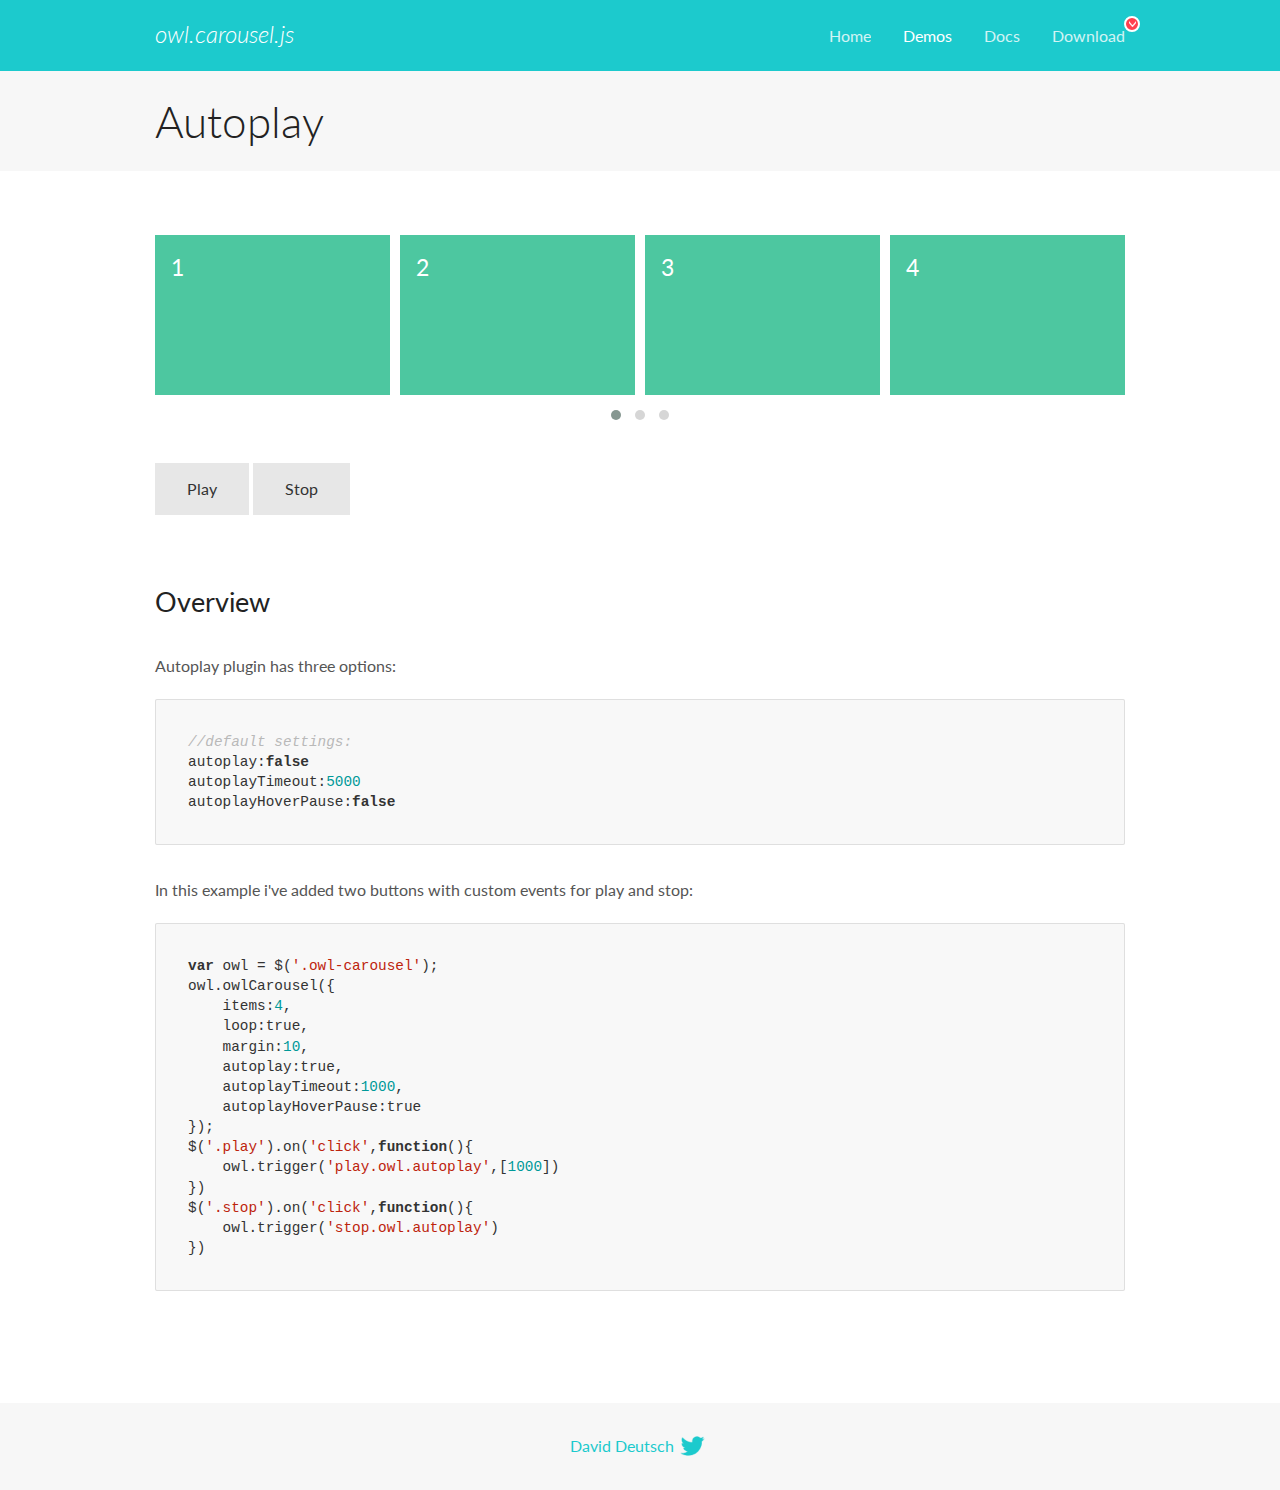
<file: lib/OwlCarousel/docs/demos/autoplay.html>
<!DOCTYPE html>
<html lang="en">
  <head>

    <!-- head -->
    <meta charset="utf-8">
    <meta name="msapplication-tap-highlight" content="no" />
    <meta name="viewport" content="width=device-width, initial-scale=1.0" />
    <meta name="description" content="Autoplay usage demo">
    <meta name="author" content="David Deutsch">
    <title>
      Autoplay Demo | Owl Carousel | 2.2.1
    </title>

    <!-- Stylesheets -->
    <link href='https://fonts.googleapis.com/css?family=Lato:300,400,700,400italic,300italic' rel='stylesheet' type='text/css'>
    <link rel="stylesheet" href="../assets/css/docs.theme.min.css">

    <!-- Owl Stylesheets -->
    <link rel="stylesheet" href="../assets/owlcarousel/assets/owl.carousel.min.css">
    <link rel="stylesheet" href="../assets/owlcarousel/assets/owl.theme.default.min.css">

    <!-- HTML5 shim and Respond.js IE8 support of HTML5 elements and media queries -->

    <!--[if lt IE 9]>
      <script src="https://oss.maxcdn.com/libs/html5shiv/3.7.0/html5shiv.js"></script>
      <script src="https://oss.maxcdn.com/libs/respond.js/1.3.0/respond.min.js"></script>
    <![endif]-->

    <!-- Favicons -->
    <link rel="apple-touch-icon-precomposed" sizes="144x144" href="../assets/ico/apple-touch-icon-144-precomposed.png">
    <link rel="shortcut icon" href="../assets/ico/favicon.png">
    <link rel="shortcut icon" href="favicon.ico">

    <!-- Yeah i know js should not be in header. Its required for demos.-->

    <!-- javascript -->
    <script src="../assets/vendors/jquery.min.js"></script>
    <script src="../assets/owlcarousel/owl.carousel.js"></script>
  </head>
  <body>

    <!-- header -->
    <header class="header">
      <div class="row">
        <div class="large-12 columns">
          <div class="brand left">
            <h3>
              <a href="/OwlCarousel2/">owl.carousel.js</a> 
            </h3>
          </div>
          <a id="toggle-nav" class="right">
            <span></span> <span></span> <span></span> 
          </a> 
          <div class="nav-bar">
            <ul class="clearfix">
              <li> <a href="/OwlCarousel2/index.html">Home</a>  </li>
              <li class="active">
                <a href="/OwlCarousel2/demos/demos.html">Demos</a> 
              </li>
              <li> <a href="/OwlCarousel2/docs/started-welcome.html">Docs</a>  </li>
              <li>
                <a href="https://github.com/OwlCarousel2/OwlCarousel2/archive/2.2.1.zip">Download</a> 
                <span class="download"></span> 
              </li>
            </ul>
          </div>
        </div>
      </div>
    </header>

    <!-- title -->
    <section class="title">
      <div class="row">
        <div class="large-12 columns">
          <h1>Autoplay</h1>
        </div>
      </div>
    </section>

    <!--  Demos -->
    <section id="demos">
      <div class="row">
        <div class="large-12 columns">
          <div class="owl-carousel owl-theme">
            <div class="item">
              <h4>1</h4>
            </div>
            <div class="item">
              <h4>2</h4>
            </div>
            <div class="item">
              <h4>3</h4>
            </div>
            <div class="item">
              <h4>4</h4>
            </div>
            <div class="item">
              <h4>5</h4>
            </div>
            <div class="item">
              <h4>6</h4>
            </div>
            <div class="item">
              <h4>7</h4>
            </div>
            <div class="item">
              <h4>8</h4>
            </div>
            <div class="item">
              <h4>9</h4>
            </div>
            <div class="item">
              <h4>10</h4>
            </div>
            <div class="item">
              <h4>11</h4>
            </div>
            <div class="item">
              <h4>12</h4>
            </div>
          </div>
          <a class="button secondary play">Play</a> 
          <a class="button secondary stop">Stop</a> 
          <h3 id="overview">Overview</h3>
          <p>Autoplay plugin has three options:</p>
          <pre><code>//default settings:
autoplay:false
autoplayTimeout:5000
autoplayHoverPause:false</code></pre>
          <p>In this example i&#39;ve added two buttons with custom events for play and stop:</p>
          <pre><code>var owl = $(&#39;.owl-carousel&#39;);
owl.owlCarousel({
    items:4,
    loop:true,
    margin:10,
    autoplay:true,
    autoplayTimeout:1000,
    autoplayHoverPause:true
});
$(&#39;.play&#39;).on(&#39;click&#39;,function(){
    owl.trigger(&#39;play.owl.autoplay&#39;,[1000])
})
$(&#39;.stop&#39;).on(&#39;click&#39;,function(){
    owl.trigger(&#39;stop.owl.autoplay&#39;)
})</code></pre>
          <script>
            $(document).ready(function() {
              var owl = $('.owl-carousel');
              owl.owlCarousel({
                items: 4,
                loop: true,
                margin: 10,
                autoplay: true,
                autoplayTimeout: 1000,
                autoplayHoverPause: true
              });
              $('.play').on('click', function() {
                owl.trigger('play.owl.autoplay', [1000])
              })
              $('.stop').on('click', function() {
                owl.trigger('stop.owl.autoplay')
              })
            })
          </script>
        </div>
      </div>
    </section>

    <!-- footer -->
    <footer class="footer">
      <div class="row">
        <div class="large-12 columns">
          <h5>
            <a href="/OwlCarousel2/docs/support-contact.html">David Deutsch</a> 
            <a id="custom-tweet-button" href="https://twitter.com/share?url=https://github.com/OwlCarousel2/OwlCarousel2&text=Owl Carousel - This is so awesome! " target="_blank"></a> 
          </h5>
        </div>
      </div>
    </footer>

    <!-- vendors -->
    <script src="../assets/vendors/highlight.js"></script>
    <script src="../assets/js/app.js"></script>
  </body>
</html>
</file>
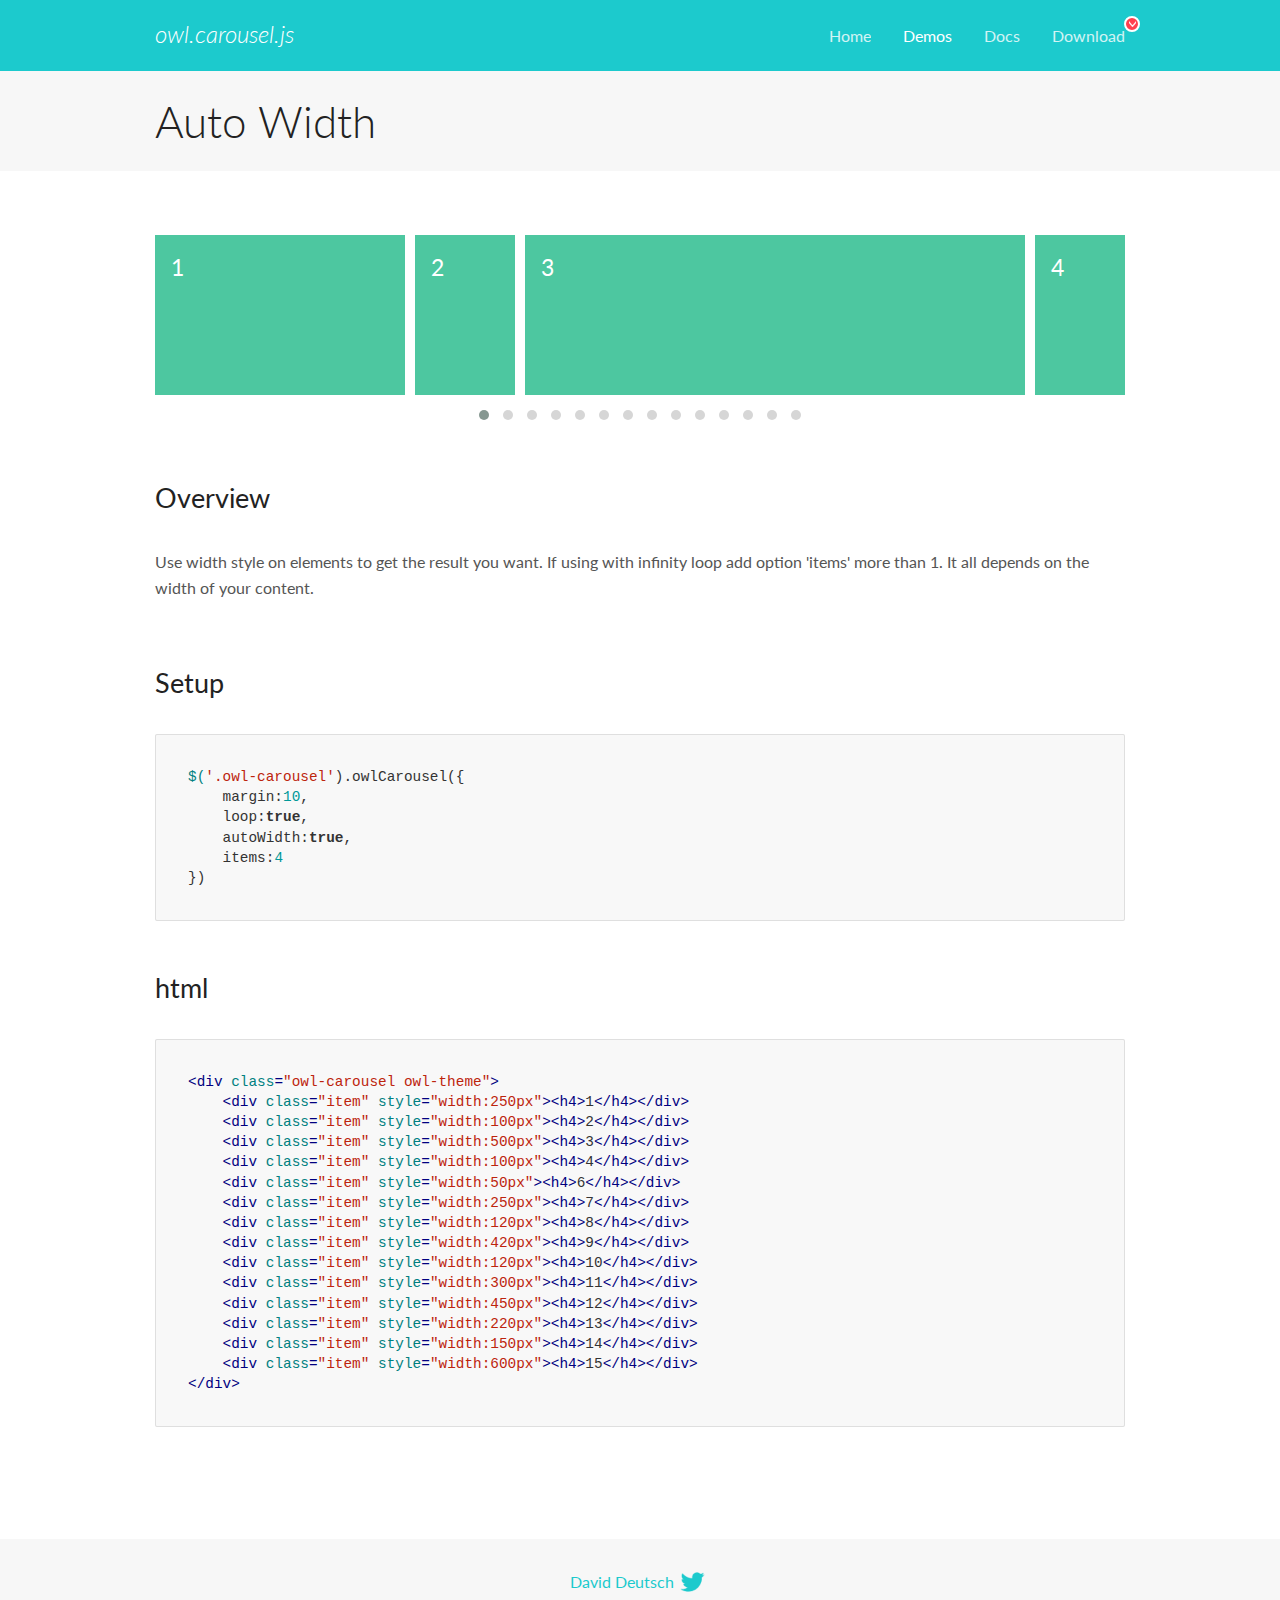
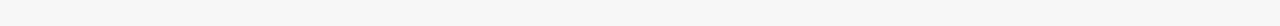
<file: lib/OwlCarousel/docs/demos/autowidth.html>
<!DOCTYPE html>
<html lang="en">
  <head>

    <!-- head -->
    <meta charset="utf-8">
    <meta name="msapplication-tap-highlight" content="no" />
    <meta name="viewport" content="width=device-width, initial-scale=1.0" />
    <meta name="description" content="Auto Width">
    <meta name="author" content="David Deutsch">
    <title>
      Auto Width Demo | Owl Carousel | 2.2.1
    </title>

    <!-- Stylesheets -->
    <link href='https://fonts.googleapis.com/css?family=Lato:300,400,700,400italic,300italic' rel='stylesheet' type='text/css'>
    <link rel="stylesheet" href="../assets/css/docs.theme.min.css">

    <!-- Owl Stylesheets -->
    <link rel="stylesheet" href="../assets/owlcarousel/assets/owl.carousel.min.css">
    <link rel="stylesheet" href="../assets/owlcarousel/assets/owl.theme.default.min.css">

    <!-- HTML5 shim and Respond.js IE8 support of HTML5 elements and media queries -->

    <!--[if lt IE 9]>
      <script src="https://oss.maxcdn.com/libs/html5shiv/3.7.0/html5shiv.js"></script>
      <script src="https://oss.maxcdn.com/libs/respond.js/1.3.0/respond.min.js"></script>
    <![endif]-->

    <!-- Favicons -->
    <link rel="apple-touch-icon-precomposed" sizes="144x144" href="../assets/ico/apple-touch-icon-144-precomposed.png">
    <link rel="shortcut icon" href="../assets/ico/favicon.png">
    <link rel="shortcut icon" href="favicon.ico">

    <!-- Yeah i know js should not be in header. Its required for demos.-->

    <!-- javascript -->
    <script src="../assets/vendors/jquery.min.js"></script>
    <script src="../assets/owlcarousel/owl.carousel.js"></script>
  </head>
  <body>

    <!-- header -->
    <header class="header">
      <div class="row">
        <div class="large-12 columns">
          <div class="brand left">
            <h3>
              <a href="/OwlCarousel2/">owl.carousel.js</a> 
            </h3>
          </div>
          <a id="toggle-nav" class="right">
            <span></span> <span></span> <span></span> 
          </a> 
          <div class="nav-bar">
            <ul class="clearfix">
              <li> <a href="/OwlCarousel2/index.html">Home</a>  </li>
              <li class="active">
                <a href="/OwlCarousel2/demos/demos.html">Demos</a> 
              </li>
              <li> <a href="/OwlCarousel2/docs/started-welcome.html">Docs</a>  </li>
              <li>
                <a href="https://github.com/OwlCarousel2/OwlCarousel2/archive/2.2.1.zip">Download</a> 
                <span class="download"></span> 
              </li>
            </ul>
          </div>
        </div>
      </div>
    </header>

    <!-- title -->
    <section class="title">
      <div class="row">
        <div class="large-12 columns">
          <h1>Auto Width</h1>
        </div>
      </div>
    </section>

    <!--  Demos -->
    <section id="demos">
      <div class="row">
        <div class="large-12 columns">
          <div class="owl-carousel owl-theme">
            <div class="item" style="width:250px">
              <h4>1</h4>
            </div>
            <div class="item" style="width:100px">
              <h4>2</h4>
            </div>
            <div class="item" style="width:500px">
              <h4>3</h4>
            </div>
            <div class="item" style="width:100px">
              <h4>4</h4>
            </div>
            <div class="item" style="width:50px">
              <h4>6</h4>
            </div>
            <div class="item" style="width:250px">
              <h4>7</h4>
            </div>
            <div class="item" style="width:120px">
              <h4>8</h4>
            </div>
            <div class="item" style="width:420px">
              <h4>9</h4>
            </div>
            <div class="item" style="width:120px">
              <h4>10</h4>
            </div>
            <div class="item" style="width:300px">
              <h4>11</h4>
            </div>
            <div class="item" style="width:450px">
              <h4>12</h4>
            </div>
            <div class="item" style="width:220px">
              <h4>13</h4>
            </div>
            <div class="item" style="width:150px">
              <h4>14</h4>
            </div>
            <div class="item" style="width:600px">
              <h4>15</h4>
            </div>
          </div>
          <h3 id="overview">Overview</h3>
          <p>Use width style on elements to get the result you want. If using with infinity loop add option &#39;items&#39; more than 1. It all depends on the width of your content.</p>
          <h3 id="setup">Setup</h3>
          <pre><code>$(&#39;.owl-carousel&#39;).owlCarousel({
    margin:10,
    loop:true,
    autoWidth:true,
    items:4
})</code></pre>
          <h3 id="html">html</h3>
          <pre><code>&lt;div class=&quot;owl-carousel owl-theme&quot;&gt;
    &lt;div class=&quot;item&quot; style=&quot;width:250px&quot;&gt;&lt;h4&gt;1&lt;/h4&gt;&lt;/div&gt;
    &lt;div class=&quot;item&quot; style=&quot;width:100px&quot;&gt;&lt;h4&gt;2&lt;/h4&gt;&lt;/div&gt;
    &lt;div class=&quot;item&quot; style=&quot;width:500px&quot;&gt;&lt;h4&gt;3&lt;/h4&gt;&lt;/div&gt;
    &lt;div class=&quot;item&quot; style=&quot;width:100px&quot;&gt;&lt;h4&gt;4&lt;/h4&gt;&lt;/div&gt;
    &lt;div class=&quot;item&quot; style=&quot;width:50px&quot;&gt;&lt;h4&gt;6&lt;/h4&gt;&lt;/div&gt;
    &lt;div class=&quot;item&quot; style=&quot;width:250px&quot;&gt;&lt;h4&gt;7&lt;/h4&gt;&lt;/div&gt;
    &lt;div class=&quot;item&quot; style=&quot;width:120px&quot;&gt;&lt;h4&gt;8&lt;/h4&gt;&lt;/div&gt;
    &lt;div class=&quot;item&quot; style=&quot;width:420px&quot;&gt;&lt;h4&gt;9&lt;/h4&gt;&lt;/div&gt;
    &lt;div class=&quot;item&quot; style=&quot;width:120px&quot;&gt;&lt;h4&gt;10&lt;/h4&gt;&lt;/div&gt;
    &lt;div class=&quot;item&quot; style=&quot;width:300px&quot;&gt;&lt;h4&gt;11&lt;/h4&gt;&lt;/div&gt;
    &lt;div class=&quot;item&quot; style=&quot;width:450px&quot;&gt;&lt;h4&gt;12&lt;/h4&gt;&lt;/div&gt;
    &lt;div class=&quot;item&quot; style=&quot;width:220px&quot;&gt;&lt;h4&gt;13&lt;/h4&gt;&lt;/div&gt;
    &lt;div class=&quot;item&quot; style=&quot;width:150px&quot;&gt;&lt;h4&gt;14&lt;/h4&gt;&lt;/div&gt;
    &lt;div class=&quot;item&quot; style=&quot;width:600px&quot;&gt;&lt;h4&gt;15&lt;/h4&gt;&lt;/div&gt;
&lt;/div&gt;</code></pre>
          <script>
            $(document).ready(function() {
              $('.owl-carousel').owlCarousel({
                margin: 10,
                loop: true,
                autoWidth: true,
                items: 4
              })
            })
          </script>
        </div>
      </div>
    </section>

    <!-- footer -->
    <footer class="footer">
      <div class="row">
        <div class="large-12 columns">
          <h5>
            <a href="/OwlCarousel2/docs/support-contact.html">David Deutsch</a> 
            <a id="custom-tweet-button" href="https://twitter.com/share?url=https://github.com/OwlCarousel2/OwlCarousel2&text=Owl Carousel - This is so awesome! " target="_blank"></a> 
          </h5>
        </div>
      </div>
    </footer>

    <!-- vendors -->
    <script src="../assets/vendors/highlight.js"></script>
    <script src="../assets/js/app.js"></script>
  </body>
</html>
</file>
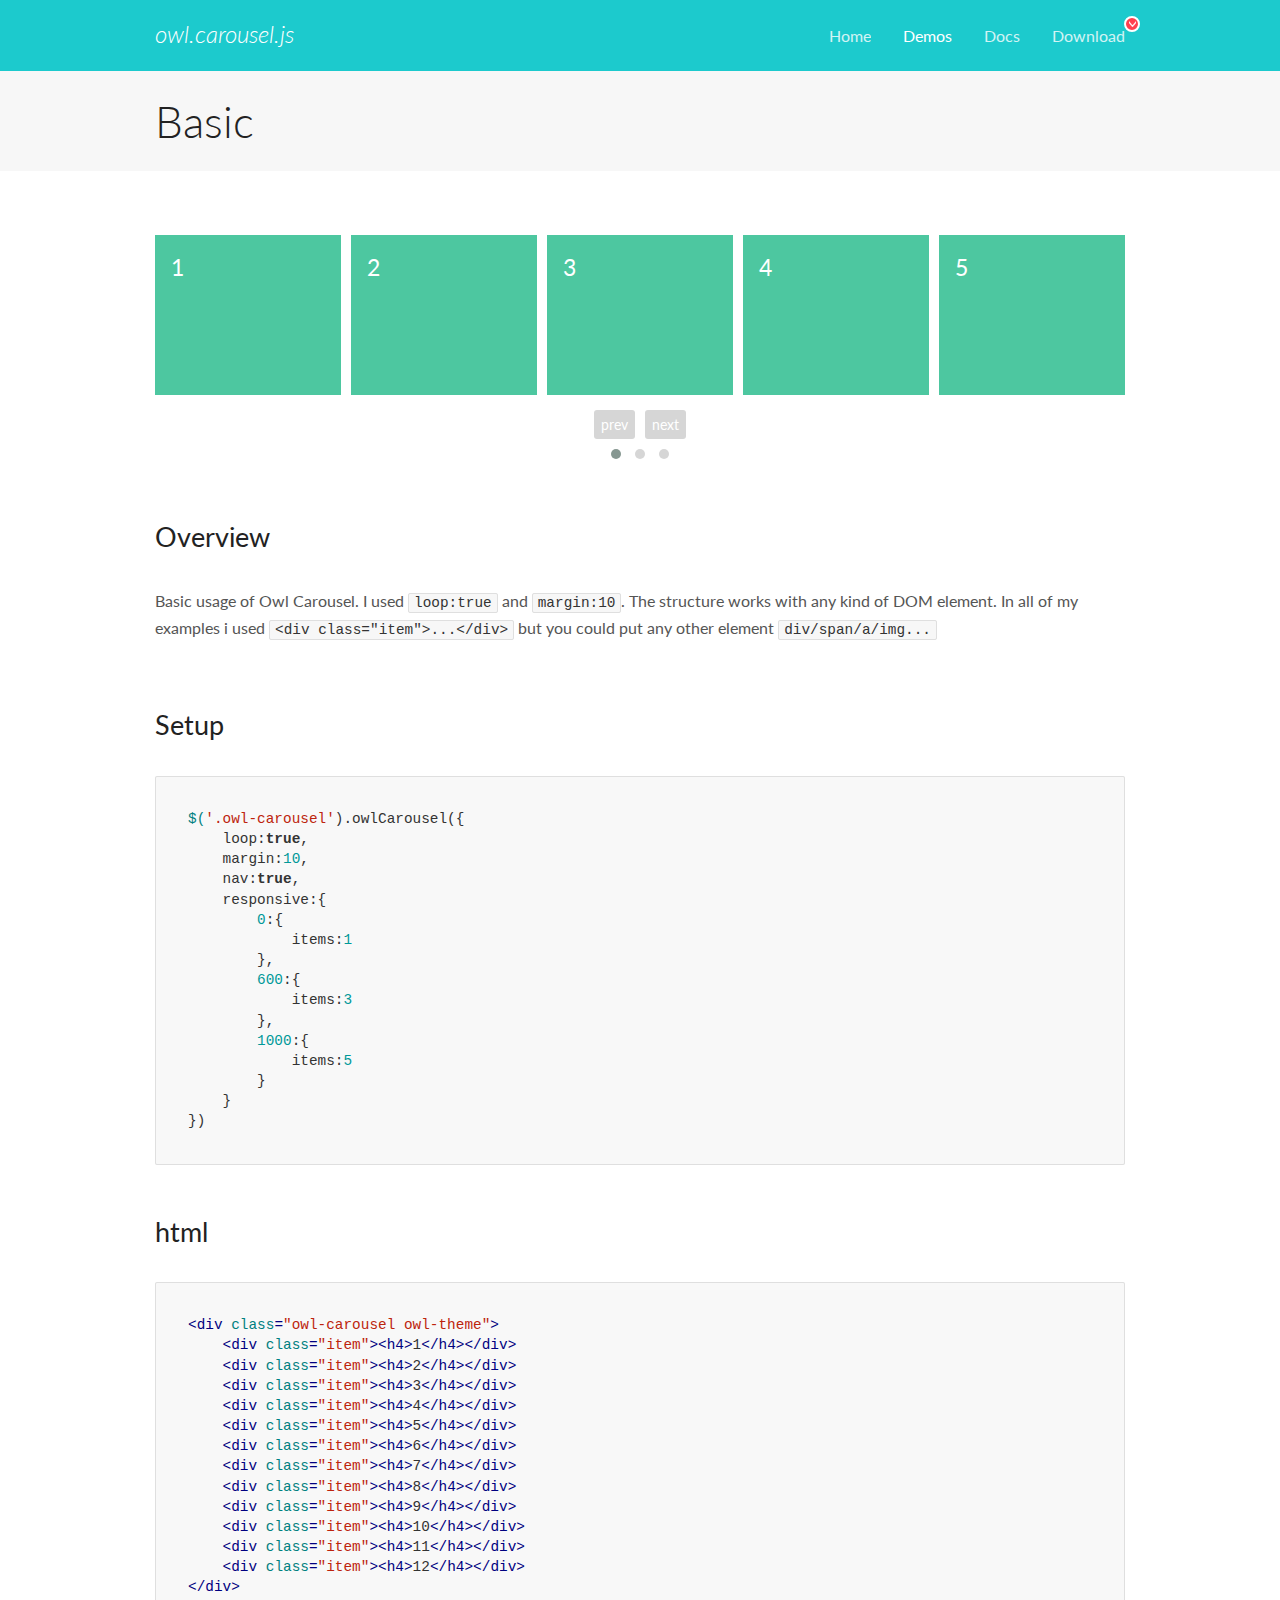
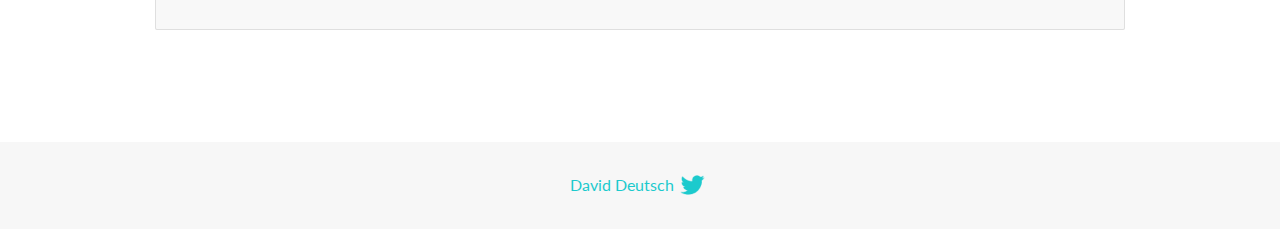
<file: lib/OwlCarousel/docs/demos/basic.html>
<!DOCTYPE html>
<html lang="en">
  <head>

    <!-- head -->
    <meta charset="utf-8">
    <meta name="msapplication-tap-highlight" content="no" />
    <meta name="viewport" content="width=device-width, initial-scale=1.0" />
    <meta name="description" content="Basic usage demo">
    <meta name="author" content="David Deutsch">
    <title>
      Basic Demo | Owl Carousel | 2.2.1
    </title>

    <!-- Stylesheets -->
    <link href='https://fonts.googleapis.com/css?family=Lato:300,400,700,400italic,300italic' rel='stylesheet' type='text/css'>
    <link rel="stylesheet" href="../assets/css/docs.theme.min.css">

    <!-- Owl Stylesheets -->
    <link rel="stylesheet" href="../assets/owlcarousel/assets/owl.carousel.min.css">
    <link rel="stylesheet" href="../assets/owlcarousel/assets/owl.theme.default.min.css">

    <!-- HTML5 shim and Respond.js IE8 support of HTML5 elements and media queries -->

    <!--[if lt IE 9]>
      <script src="https://oss.maxcdn.com/libs/html5shiv/3.7.0/html5shiv.js"></script>
      <script src="https://oss.maxcdn.com/libs/respond.js/1.3.0/respond.min.js"></script>
    <![endif]-->

    <!-- Favicons -->
    <link rel="apple-touch-icon-precomposed" sizes="144x144" href="../assets/ico/apple-touch-icon-144-precomposed.png">
    <link rel="shortcut icon" href="../assets/ico/favicon.png">
    <link rel="shortcut icon" href="favicon.ico">

    <!-- Yeah i know js should not be in header. Its required for demos.-->

    <!-- javascript -->
    <script src="../assets/vendors/jquery.min.js"></script>
    <script src="../assets/owlcarousel/owl.carousel.js"></script>
  </head>
  <body>

    <!-- header -->
    <header class="header">
      <div class="row">
        <div class="large-12 columns">
          <div class="brand left">
            <h3>
              <a href="/OwlCarousel2/">owl.carousel.js</a> 
            </h3>
          </div>
          <a id="toggle-nav" class="right">
            <span></span> <span></span> <span></span> 
          </a> 
          <div class="nav-bar">
            <ul class="clearfix">
              <li> <a href="/OwlCarousel2/index.html">Home</a>  </li>
              <li class="active">
                <a href="/OwlCarousel2/demos/demos.html">Demos</a> 
              </li>
              <li> <a href="/OwlCarousel2/docs/started-welcome.html">Docs</a>  </li>
              <li>
                <a href="https://github.com/OwlCarousel2/OwlCarousel2/archive/2.2.1.zip">Download</a> 
                <span class="download"></span> 
              </li>
            </ul>
          </div>
        </div>
      </div>
    </header>

    <!-- title -->
    <section class="title">
      <div class="row">
        <div class="large-12 columns">
          <h1>Basic</h1>
        </div>
      </div>
    </section>

    <!--  Demos -->
    <section id="demos">
      <div class="row">
        <div class="large-12 columns">
          <div class="owl-carousel owl-theme">
            <div class="item">
              <h4>1</h4>
            </div>
            <div class="item">
              <h4>2</h4>
            </div>
            <div class="item">
              <h4>3</h4>
            </div>
            <div class="item">
              <h4>4</h4>
            </div>
            <div class="item">
              <h4>5</h4>
            </div>
            <div class="item">
              <h4>6</h4>
            </div>
            <div class="item">
              <h4>7</h4>
            </div>
            <div class="item">
              <h4>8</h4>
            </div>
            <div class="item">
              <h4>9</h4>
            </div>
            <div class="item">
              <h4>10</h4>
            </div>
            <div class="item">
              <h4>11</h4>
            </div>
            <div class="item">
              <h4>12</h4>
            </div>
          </div>
          <h3 id="overview">Overview</h3>
          <p>Basic usage of Owl Carousel. I used <code>loop:true</code> and <code>margin:10</code>. The structure works with any kind of DOM element. In all of my examples i used <code>&lt;div class=&quot;item&quot;&gt;...&lt;/div&gt;</code> but you could
            put any other element <code>div/span/a/img...</code></p>
          <h3 id="setup">Setup</h3>
          <pre><code>$(&#39;.owl-carousel&#39;).owlCarousel({
    loop:true,
    margin:10,
    nav:true,
    responsive:{
        0:{
            items:1
        },
        600:{
            items:3
        },
        1000:{
            items:5
        }
    }
})</code></pre>
          <h3 id="html">html</h3>
          <pre><code>&lt;div class=&quot;owl-carousel owl-theme&quot;&gt;
    &lt;div class=&quot;item&quot;&gt;&lt;h4&gt;1&lt;/h4&gt;&lt;/div&gt;
    &lt;div class=&quot;item&quot;&gt;&lt;h4&gt;2&lt;/h4&gt;&lt;/div&gt;
    &lt;div class=&quot;item&quot;&gt;&lt;h4&gt;3&lt;/h4&gt;&lt;/div&gt;
    &lt;div class=&quot;item&quot;&gt;&lt;h4&gt;4&lt;/h4&gt;&lt;/div&gt;
    &lt;div class=&quot;item&quot;&gt;&lt;h4&gt;5&lt;/h4&gt;&lt;/div&gt;
    &lt;div class=&quot;item&quot;&gt;&lt;h4&gt;6&lt;/h4&gt;&lt;/div&gt;
    &lt;div class=&quot;item&quot;&gt;&lt;h4&gt;7&lt;/h4&gt;&lt;/div&gt;
    &lt;div class=&quot;item&quot;&gt;&lt;h4&gt;8&lt;/h4&gt;&lt;/div&gt;
    &lt;div class=&quot;item&quot;&gt;&lt;h4&gt;9&lt;/h4&gt;&lt;/div&gt;
    &lt;div class=&quot;item&quot;&gt;&lt;h4&gt;10&lt;/h4&gt;&lt;/div&gt;
    &lt;div class=&quot;item&quot;&gt;&lt;h4&gt;11&lt;/h4&gt;&lt;/div&gt;
    &lt;div class=&quot;item&quot;&gt;&lt;h4&gt;12&lt;/h4&gt;&lt;/div&gt;
&lt;/div&gt;</code></pre>
          <script>
            $(document).ready(function() {
              var owl = $('.owl-carousel');
              owl.owlCarousel({
                margin: 10,
                nav: true,
                loop: true,
                responsive: {
                  0: {
                    items: 1
                  },
                  600: {
                    items: 3
                  },
                  1000: {
                    items: 5
                  }
                }
              })
            })
          </script>
        </div>
      </div>
    </section>

    <!-- footer -->
    <footer class="footer">
      <div class="row">
        <div class="large-12 columns">
          <h5>
            <a href="/OwlCarousel2/docs/support-contact.html">David Deutsch</a> 
            <a id="custom-tweet-button" href="https://twitter.com/share?url=https://github.com/OwlCarousel2/OwlCarousel2&text=Owl Carousel - This is so awesome! " target="_blank"></a> 
          </h5>
        </div>
      </div>
    </footer>

    <!-- vendors -->
    <script src="../assets/vendors/highlight.js"></script>
    <script src="../assets/js/app.js"></script>
  </body>
</html>
</file>
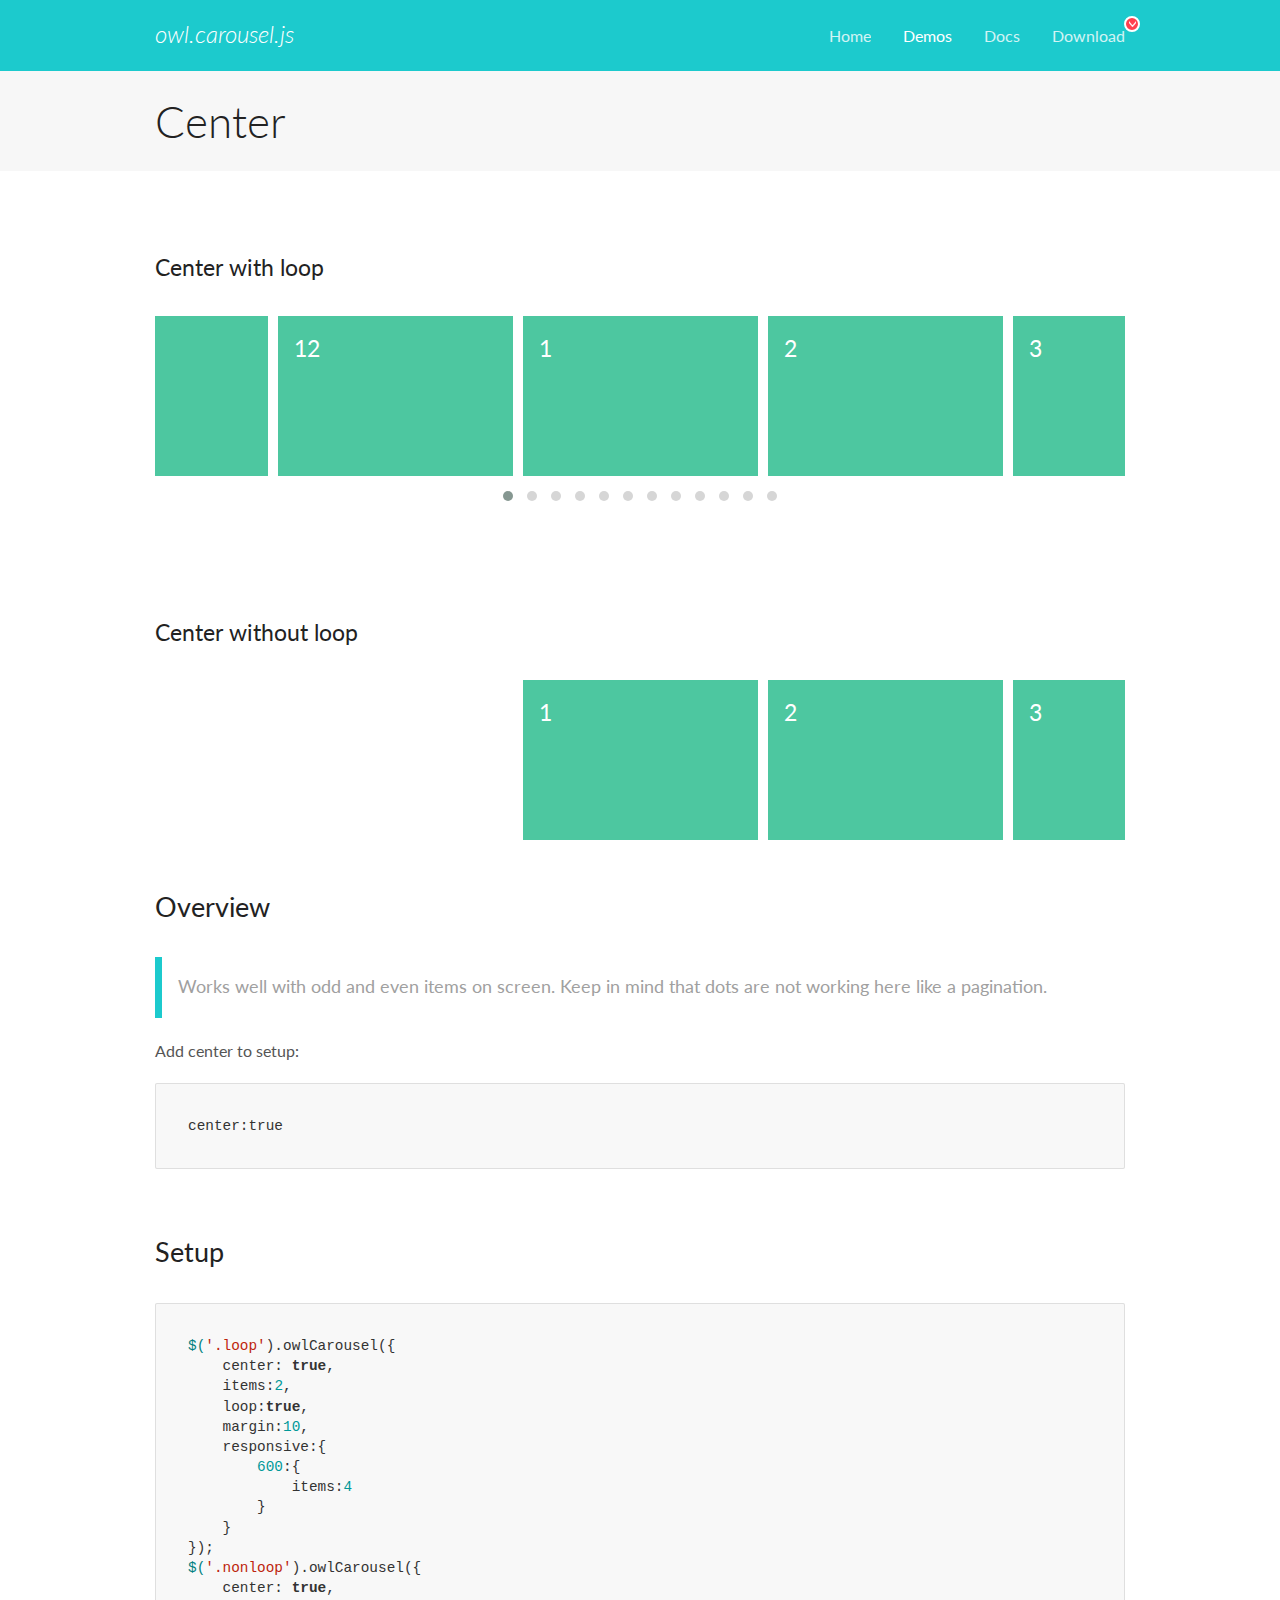
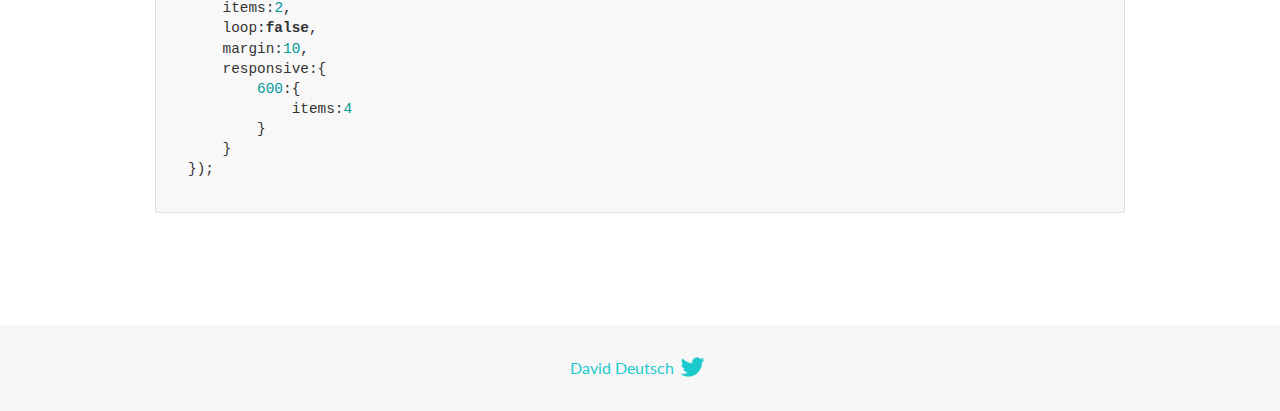
<file: lib/OwlCarousel/docs/demos/center.html>
<!DOCTYPE html>
<html lang="en">
  <head>

    <!-- head -->
    <meta charset="utf-8">
    <meta name="msapplication-tap-highlight" content="no" />
    <meta name="viewport" content="width=device-width, initial-scale=1.0" />
    <meta name="description" content="Center carousel">
    <meta name="author" content="David Deutsch">
    <title>
      Center Demo | Owl Carousel | 2.2.1
    </title>

    <!-- Stylesheets -->
    <link href='https://fonts.googleapis.com/css?family=Lato:300,400,700,400italic,300italic' rel='stylesheet' type='text/css'>
    <link rel="stylesheet" href="../assets/css/docs.theme.min.css">

    <!-- Owl Stylesheets -->
    <link rel="stylesheet" href="../assets/owlcarousel/assets/owl.carousel.min.css">
    <link rel="stylesheet" href="../assets/owlcarousel/assets/owl.theme.default.min.css">

    <!-- HTML5 shim and Respond.js IE8 support of HTML5 elements and media queries -->

    <!--[if lt IE 9]>
      <script src="https://oss.maxcdn.com/libs/html5shiv/3.7.0/html5shiv.js"></script>
      <script src="https://oss.maxcdn.com/libs/respond.js/1.3.0/respond.min.js"></script>
    <![endif]-->

    <!-- Favicons -->
    <link rel="apple-touch-icon-precomposed" sizes="144x144" href="../assets/ico/apple-touch-icon-144-precomposed.png">
    <link rel="shortcut icon" href="../assets/ico/favicon.png">
    <link rel="shortcut icon" href="favicon.ico">

    <!-- Yeah i know js should not be in header. Its required for demos.-->

    <!-- javascript -->
    <script src="../assets/vendors/jquery.min.js"></script>
    <script src="../assets/owlcarousel/owl.carousel.js"></script>
  </head>
  <body>

    <!-- header -->
    <header class="header">
      <div class="row">
        <div class="large-12 columns">
          <div class="brand left">
            <h3>
              <a href="/OwlCarousel2/">owl.carousel.js</a> 
            </h3>
          </div>
          <a id="toggle-nav" class="right">
            <span></span> <span></span> <span></span> 
          </a> 
          <div class="nav-bar">
            <ul class="clearfix">
              <li> <a href="/OwlCarousel2/index.html">Home</a>  </li>
              <li class="active">
                <a href="/OwlCarousel2/demos/demos.html">Demos</a> 
              </li>
              <li> <a href="/OwlCarousel2/docs/started-welcome.html">Docs</a>  </li>
              <li>
                <a href="https://github.com/OwlCarousel2/OwlCarousel2/archive/2.2.1.zip">Download</a> 
                <span class="download"></span> 
              </li>
            </ul>
          </div>
        </div>
      </div>
    </header>

    <!-- title -->
    <section class="title">
      <div class="row">
        <div class="large-12 columns">
          <h1>Center</h1>
        </div>
      </div>
    </section>

    <!--  Demos -->
    <section id="demos">
      <div class="row">
        <div class="large-12 columns">
          <h4 id="center-with-loop">Center with loop</h4>
          <div class="loop owl-carousel owl-theme">
            <div class="item">
              <h4>1</h4>
            </div>
            <div class="item">
              <h4>2</h4>
            </div>
            <div class="item">
              <h4>3</h4>
            </div>
            <div class="item">
              <h4>4</h4>
            </div>
            <div class="item">
              <h4>5</h4>
            </div>
            <div class="item">
              <h4>6</h4>
            </div>
            <div class="item">
              <h4>7</h4>
            </div>
            <div class="item">
              <h4>8</h4>
            </div>
            <div class="item">
              <h4>9</h4>
            </div>
            <div class="item">
              <h4>10</h4>
            </div>
            <div class="item">
              <h4>11</h4>
            </div>
            <div class="item">
              <h4>12</h4>
            </div>
          </div>
          <br>
          <h4 id="center-without-loop">Center without loop</h4>
          <div class="nonloop owl-carousel">
            <div class="item">
              <h4>1</h4>
            </div>
            <div class="item">
              <h4>2</h4>
            </div>
            <div class="item">
              <h4>3</h4>
            </div>
            <div class="item">
              <h4>4</h4>
            </div>
            <div class="item">
              <h4>5</h4>
            </div>
            <div class="item">
              <h4>6</h4>
            </div>
            <div class="item">
              <h4>7</h4>
            </div>
            <div class="item">
              <h4>8</h4>
            </div>
            <div class="item">
              <h4>9</h4>
            </div>
            <div class="item">
              <h4>10</h4>
            </div>
            <div class="item">
              <h4>11</h4>
            </div>
            <div class="item">
              <h4>12</h4>
            </div>
          </div>
          <h3 id="overview">Overview</h3>
          <blockquote>
            <p>Works well with odd and even items on screen. Keep in mind that dots are not working here like a pagination.</p>
          </blockquote>
          <p>Add center to setup:</p>
          <pre><code>center:true</code></pre>
          <h3 id="setup">Setup</h3>
          <pre><code>$(&#39;.loop&#39;).owlCarousel({
    center: true,
    items:2,
    loop:true,
    margin:10,
    responsive:{
        600:{
            items:4
        }
    }
});
$(&#39;.nonloop&#39;).owlCarousel({
    center: true,
    items:2,
    loop:false,
    margin:10,
    responsive:{
        600:{
            items:4
        }
    }
});</code></pre>
          <script>
            jQuery(document).ready(function($) {
              $('.loop').owlCarousel({
                center: true,
                items: 2,
                loop: true,
                margin: 10,
                responsive: {
                  600: {
                    items: 4
                  }
                }
              });
              $('.nonloop').owlCarousel({
                center: true,
                items: 2,
                loop: false,
                margin: 10,
                responsive: {
                  600: {
                    items: 4
                  }
                }
              });
            });
          </script>
        </div>
      </div>
    </section>

    <!-- footer -->
    <footer class="footer">
      <div class="row">
        <div class="large-12 columns">
          <h5>
            <a href="/OwlCarousel2/docs/support-contact.html">David Deutsch</a> 
            <a id="custom-tweet-button" href="https://twitter.com/share?url=https://github.com/OwlCarousel2/OwlCarousel2&text=Owl Carousel - This is so awesome! " target="_blank"></a> 
          </h5>
        </div>
      </div>
    </footer>

    <!-- vendors -->
    <script src="../assets/vendors/highlight.js"></script>
    <script src="../assets/js/app.js"></script>
  </body>
</html>
</file>
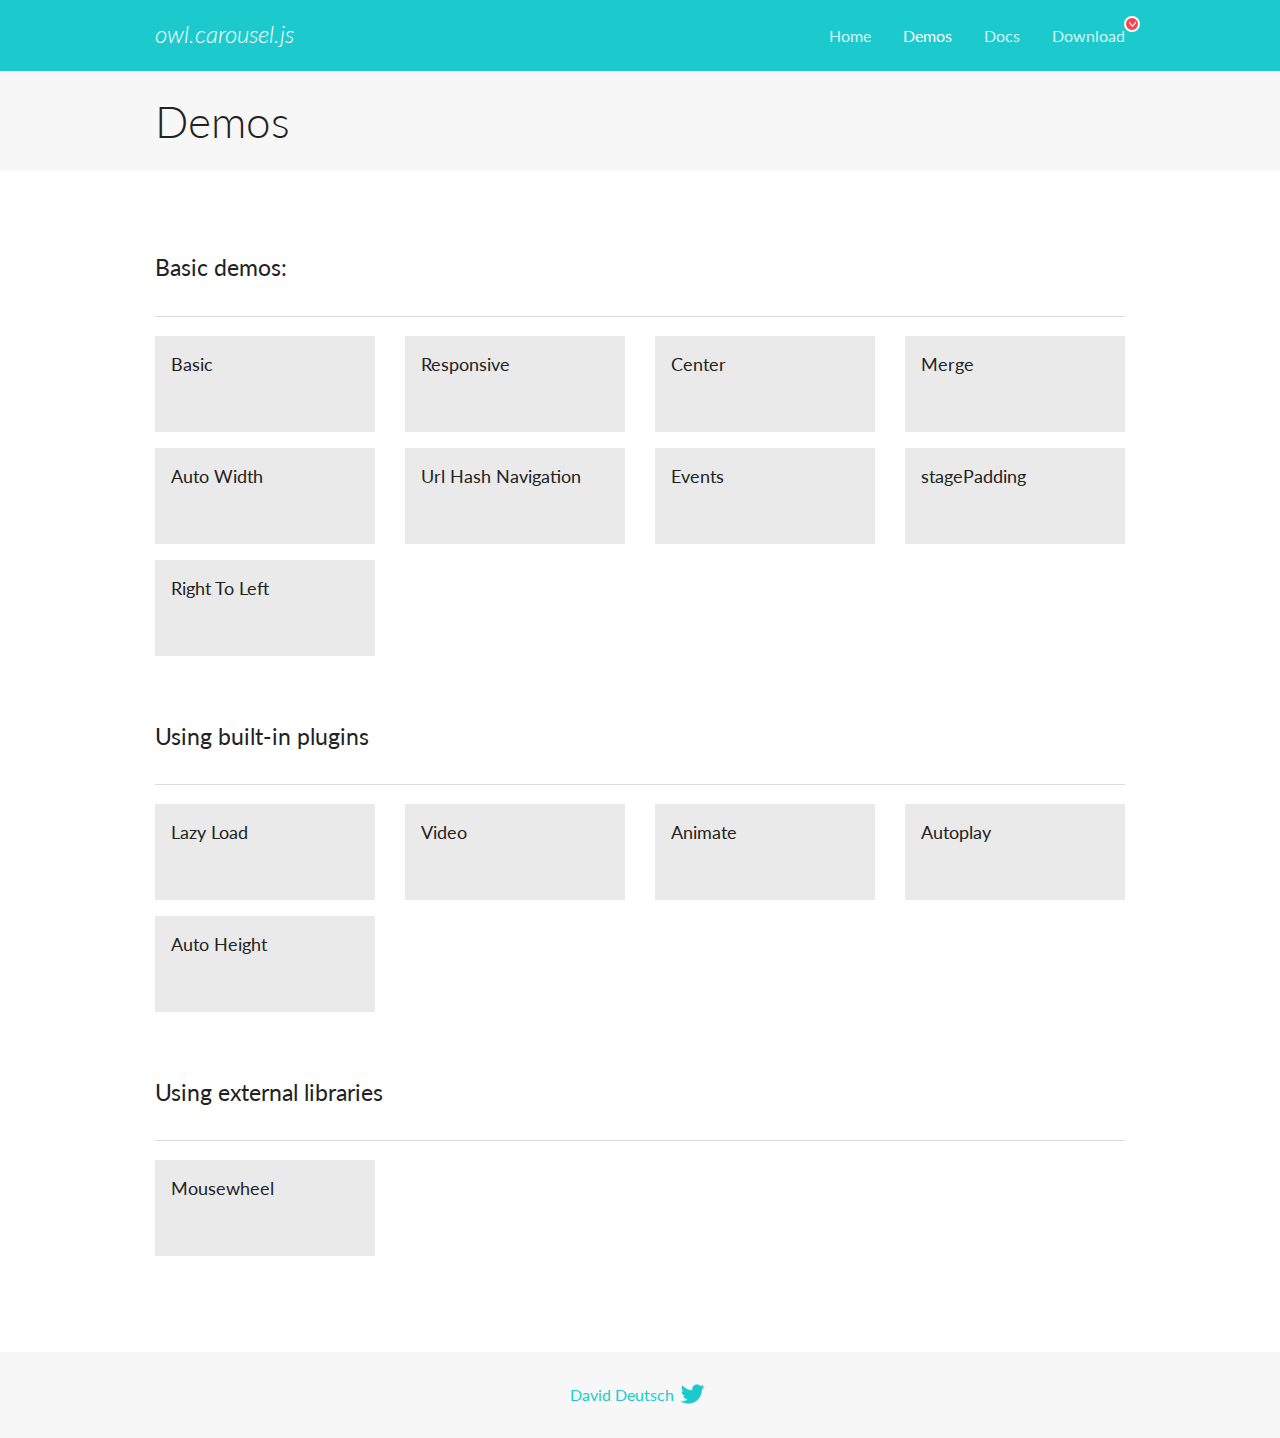
<file: lib/OwlCarousel/docs/demos/demos.html>
<!DOCTYPE html>
<html lang="en">
  <head>

    <!-- head -->
    <meta charset="utf-8">
    <meta name="msapplication-tap-highlight" content="no" />
    <meta name="viewport" content="width=device-width, initial-scale=1.0" />
    <meta name="description" content="A list of Owl Carousel examples.">
    <meta name="author" content="David Deutsch">
    <title>
      Demos | Owl Carousel | 2.2.1
    </title>

    <!-- Stylesheets -->
    <link href='https://fonts.googleapis.com/css?family=Lato:300,400,700,400italic,300italic' rel='stylesheet' type='text/css'>
    <link rel="stylesheet" href="../assets/css/docs.theme.min.css">

    <!-- Owl Stylesheets -->
    <link rel="stylesheet" href="../assets/owlcarousel/assets/owl.carousel.min.css">
    <link rel="stylesheet" href="../assets/owlcarousel/assets/owl.theme.default.min.css">

    <!-- HTML5 shim and Respond.js IE8 support of HTML5 elements and media queries -->

    <!--[if lt IE 9]>
      <script src="https://oss.maxcdn.com/libs/html5shiv/3.7.0/html5shiv.js"></script>
      <script src="https://oss.maxcdn.com/libs/respond.js/1.3.0/respond.min.js"></script>
    <![endif]-->

    <!-- Favicons -->
    <link rel="apple-touch-icon-precomposed" sizes="144x144" href="../assets/ico/apple-touch-icon-144-precomposed.png">
    <link rel="shortcut icon" href="../assets/ico/favicon.png">
    <link rel="shortcut icon" href="favicon.ico">

    <!-- Yeah i know js should not be in header. Its required for demos.-->

    <!-- javascript -->
    <script src="../assets/vendors/jquery.min.js"></script>
    <script src="../assets/owlcarousel/owl.carousel.js"></script>
  </head>
  <body>

    <!-- header -->
    <header class="header">
      <div class="row">
        <div class="large-12 columns">
          <div class="brand left">
            <h3>
              <a href="/OwlCarousel2/">owl.carousel.js</a> 
            </h3>
          </div>
          <a id="toggle-nav" class="right">
            <span></span> <span></span> <span></span> 
          </a> 
          <div class="nav-bar">
            <ul class="clearfix">
              <li> <a href="/OwlCarousel2/index.html">Home</a>  </li>
              <li class="active">
                <a href="/OwlCarousel2/demos/demos.html">Demos</a> 
              </li>
              <li> <a href="/OwlCarousel2/docs/started-welcome.html">Docs</a>  </li>
              <li>
                <a href="https://github.com/OwlCarousel2/OwlCarousel2/archive/2.2.1.zip">Download</a> 
                <span class="download"></span> 
              </li>
            </ul>
          </div>
        </div>
      </div>
    </header>

    <!-- title -->
    <section class="title">
      <div class="row">
        <div class="large-12 columns">
          <h1>Demos</h1>
        </div>
      </div>
    </section>

    <!--  Demos -->
    <section id="demos">
      <div class="row">
        <div class="large-12 columns">
          <h4 id="basic-demos-">Basic demos:</h4>
          <hr>
          <div class="demo-list">
            <div class="row">
              <div class="small-6 medium-4 large-3 columns">
                <a href="basic.html" class="demo-block">
                  <h5>Basic </h5>
                </a> 
              </div>
              <div class="small-6 medium-4 large-3 columns">
                <a href="responsive.html" class="demo-block">
                  <h5>Responsive </h5>
                </a> 
              </div>
              <div class="small-6 medium-4 large-3 columns">
                <a href="center.html" class="demo-block">
                  <h5>Center </h5>
                </a> 
              </div>
              <div class="small-6 medium-4 large-3 columns">
                <a href="merge.html" class="demo-block">
                  <h5>Merge </h5>
                </a> 
              </div>
              <div class="small-6 medium-4 large-3 columns">
                <a href="autowidth.html" class="demo-block">
                  <h5>Auto Width </h5>
                </a> 
              </div>
              <div class="small-6 medium-4 large-3 columns">
                <a href="urlhashnav.html" class="demo-block">
                  <h5>Url Hash Navigation </h5>
                </a> 
              </div>
              <div class="small-6 medium-4 large-3 columns">
                <a href="events.html" class="demo-block">
                  <h5>Events </h5>
                </a> 
              </div>
              <div class="small-6 medium-4 large-3 columns">
                <a href="stagepadding.html" class="demo-block">
                  <h5>stagePadding </h5>
                </a> 
              </div>
              <div class="small-6 medium-4 large-3 columns">
                <a href="rtl.html" class="demo-block">
                  <h5>Right To Left </h5>
                </a> 
              </div>
            </div>
          </div>
          <h4 id="using-built-in-plugins">Using built-in plugins</h4>
          <hr>
          <div class="demo-list">
            <div class="row">
              <div class="small-6 medium-4 large-3 columns">
                <a href="lazyLoad.html" class="demo-block">
                  <h5>Lazy Load </h5>
                </a> 
              </div>
              <div class="small-6 medium-4 large-3 columns">
                <a href="video.html" class="demo-block">
                  <h5>Video </h5>
                </a> 
              </div>
              <div class="small-6 medium-4 large-3 columns">
                <a href="animate.html" class="demo-block">
                  <h5>Animate </h5>
                </a> 
              </div>
              <div class="small-6 medium-4 large-3 columns">
                <a href="autoplay.html" class="demo-block">
                  <h5>Autoplay </h5>
                </a> 
              </div>
              <div class="small-6 medium-4 large-3 columns">
                <a href="autoheight.html" class="demo-block">
                  <h5>Auto Height </h5>
                </a> 
              </div>
            </div>
          </div>
          <h4 id="using-external-libraries">Using external libraries</h4>
          <hr>
          <div class="demo-list">
            <div class="row">
              <div class="small-6 medium-4 large-3 columns">
                <a href="mousewheel.html" class="demo-block">
                  <h5>Mousewheel </h5>
                </a> 
              </div>
            </div>
          </div>
        </div>
      </div>
    </section>

    <!-- footer -->
    <footer class="footer">
      <div class="row">
        <div class="large-12 columns">
          <h5>
            <a href="/OwlCarousel2/docs/support-contact.html">David Deutsch</a> 
            <a id="custom-tweet-button" href="https://twitter.com/share?url=https://github.com/OwlCarousel2/OwlCarousel2&text=Owl Carousel - This is so awesome! " target="_blank"></a> 
          </h5>
        </div>
      </div>
    </footer>

    <!-- vendors -->
    <script src="../assets/vendors/highlight.js"></script>
    <script src="../assets/js/app.js"></script>
  </body>
</html>
</file>
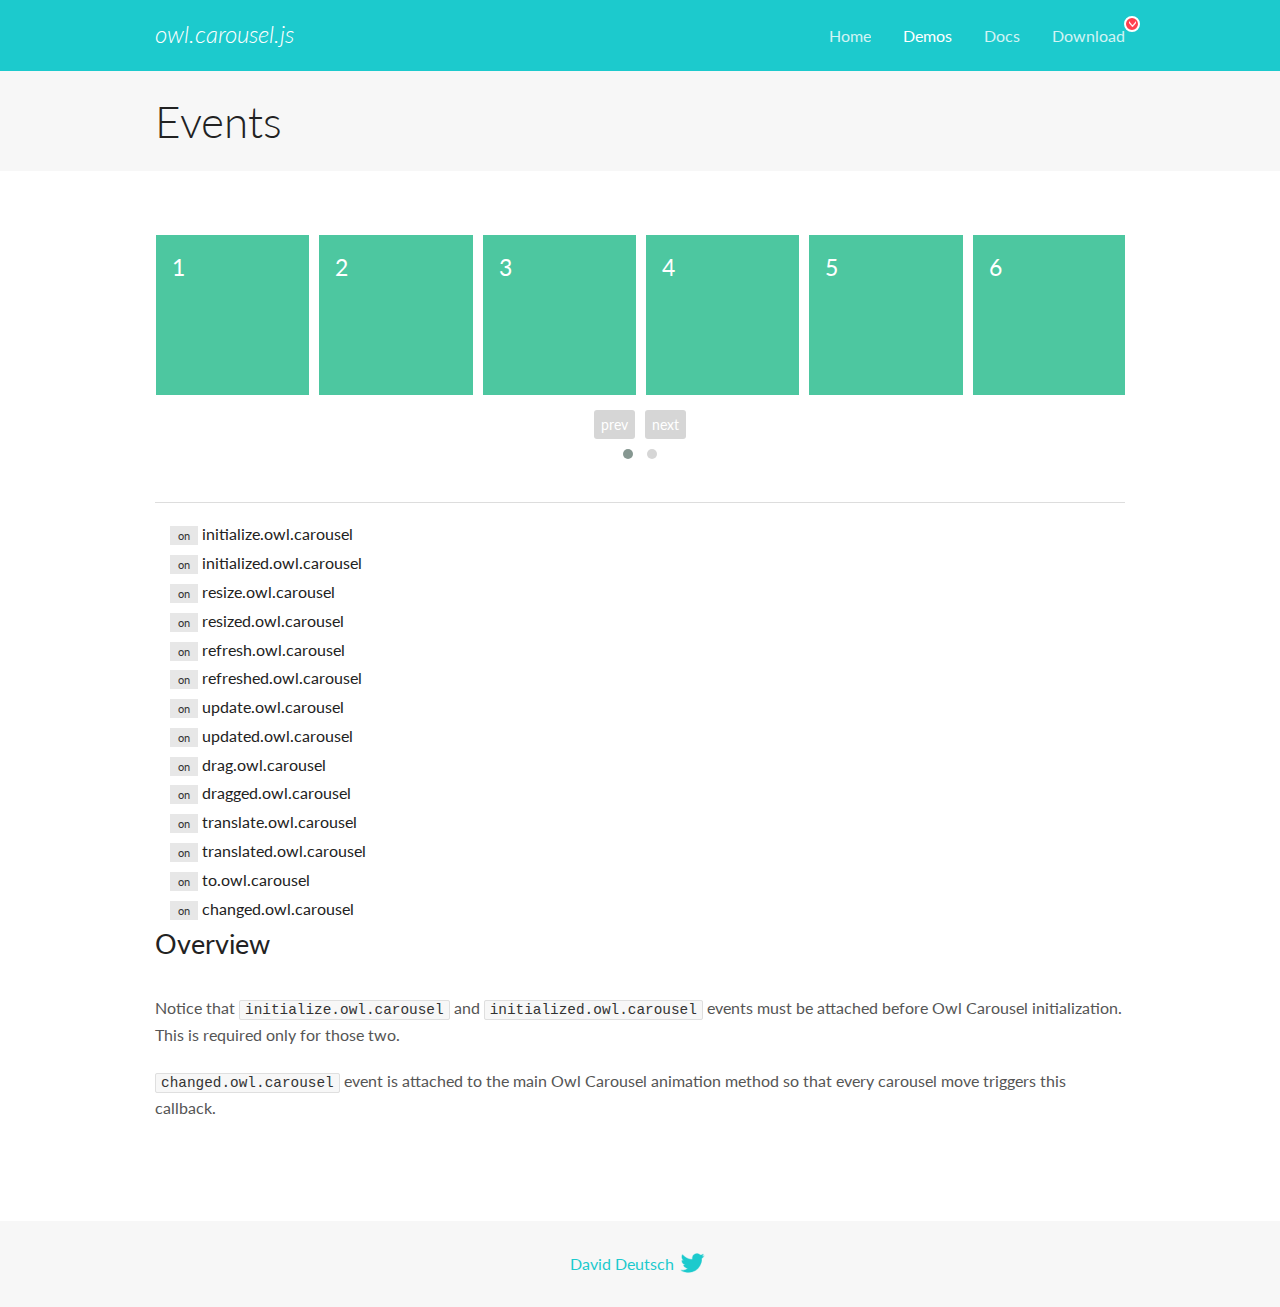
<file: lib/OwlCarousel/docs/demos/events.html>
<!DOCTYPE html>
<html lang="en">
  <head>

    <!-- head -->
    <meta charset="utf-8">
    <meta name="msapplication-tap-highlight" content="no" />
    <meta name="viewport" content="width=device-width, initial-scale=1.0" />
    <meta name="description" content="Events usage demo">
    <meta name="author" content="David Deutsch">
    <title>
      Events Demo | Owl Carousel | 2.2.1
    </title>

    <!-- Stylesheets -->
    <link href='https://fonts.googleapis.com/css?family=Lato:300,400,700,400italic,300italic' rel='stylesheet' type='text/css'>
    <link rel="stylesheet" href="../assets/css/docs.theme.min.css">

    <!-- Owl Stylesheets -->
    <link rel="stylesheet" href="../assets/owlcarousel/assets/owl.carousel.min.css">
    <link rel="stylesheet" href="../assets/owlcarousel/assets/owl.theme.default.min.css">

    <!-- HTML5 shim and Respond.js IE8 support of HTML5 elements and media queries -->

    <!--[if lt IE 9]>
      <script src="https://oss.maxcdn.com/libs/html5shiv/3.7.0/html5shiv.js"></script>
      <script src="https://oss.maxcdn.com/libs/respond.js/1.3.0/respond.min.js"></script>
    <![endif]-->

    <!-- Favicons -->
    <link rel="apple-touch-icon-precomposed" sizes="144x144" href="../assets/ico/apple-touch-icon-144-precomposed.png">
    <link rel="shortcut icon" href="../assets/ico/favicon.png">
    <link rel="shortcut icon" href="favicon.ico">

    <!-- Yeah i know js should not be in header. Its required for demos.-->

    <!-- javascript -->
    <script src="../assets/vendors/jquery.min.js"></script>
    <script src="../assets/owlcarousel/owl.carousel.js"></script>
  </head>
  <body>

    <!-- header -->
    <header class="header">
      <div class="row">
        <div class="large-12 columns">
          <div class="brand left">
            <h3>
              <a href="/OwlCarousel2/">owl.carousel.js</a> 
            </h3>
          </div>
          <a id="toggle-nav" class="right">
            <span></span> <span></span> <span></span> 
          </a> 
          <div class="nav-bar">
            <ul class="clearfix">
              <li> <a href="/OwlCarousel2/index.html">Home</a>  </li>
              <li class="active">
                <a href="/OwlCarousel2/demos/demos.html">Demos</a> 
              </li>
              <li> <a href="/OwlCarousel2/docs/started-welcome.html">Docs</a>  </li>
              <li>
                <a href="https://github.com/OwlCarousel2/OwlCarousel2/archive/2.2.1.zip">Download</a> 
                <span class="download"></span> 
              </li>
            </ul>
          </div>
        </div>
      </div>
    </header>

    <!-- title -->
    <section class="title">
      <div class="row">
        <div class="large-12 columns">
          <h1>Events</h1>
        </div>
      </div>
    </section>

    <!--  Demos -->
    <section id="demos">
      <div class="row">
        <div class="large-12 columns">
          <div class="owl-carousel owl-theme">
            <div class="item">
              <h4>1</h4>
            </div>
            <div class="item">
              <h4>2</h4>
            </div>
            <div class="item">
              <h4>3</h4>
            </div>
            <div class="item">
              <h4>4</h4>
            </div>
            <div class="item">
              <h4>5</h4>
            </div>
            <div class="item">
              <h4>6</h4>
            </div>
            <div class="item">
              <h4>7</h4>
            </div>
            <div class="item">
              <h4>8</h4>
            </div>
            <div class="item">
              <h4>9</h4>
            </div>
            <div class="item">
              <h4>10</h4>
            </div>
            <div class="item">
              <h4>11</h4>
            </div>
            <div class="item">
              <h4>12</h4>
            </div>
          </div>
          <hr>
          <div class="large-12 columns callbacks">
            <div><span class="label secondary initialize">on</span>  initialize.owl.carousel </div>
            <div><span class="label secondary initialized">on</span>  initialized.owl.carousel </div>
            <div><span class="label secondary resize">on</span>  resize.owl.carousel </div>
            <div><span class="label secondary resized">on</span>  resized.owl.carousel </div>
            <div><span class="label secondary refresh">on</span>  refresh.owl.carousel </div>
            <div><span class="label secondary refreshed">on</span>  refreshed.owl.carousel </div>
            <div><span class="label secondary update">on</span>  update.owl.carousel </div>
            <div><span class="label secondary updated">on</span>  updated.owl.carousel </div>
            <div><span class="label secondary drag">on</span>  drag.owl.carousel </div>
            <div><span class="label secondary dragged">on</span>  dragged.owl.carousel </div>
            <div><span class="label secondary translate">on</span>  translate.owl.carousel </div>
            <div><span class="label secondary translated">on</span>  translated.owl.carousel </div>
            <div><span class="label secondary to">on</span>  to.owl.carousel </div>
            <div><span class="label secondary changed">on</span>  changed.owl.carousel </div>
          </div>
          <h3 id="overview">Overview</h3>
          <p>Notice that <code>initialize.owl.carousel</code> and <code>initialized.owl.carousel</code> events must be attached before Owl Carousel initialization. This is required only for those two.</p>
          <p><code>changed.owl.carousel</code> event is attached to the main Owl Carousel animation method so that every carousel move triggers this callback.</p>
          <script>
            jQuery(document).ready(function($) {
              var owl = $('.owl-carousel');
              owl.on('initialize.owl.carousel initialized.owl.carousel ' +
                'initialize.owl.carousel initialize.owl.carousel ' +
                'resize.owl.carousel resized.owl.carousel ' +
                'refresh.owl.carousel refreshed.owl.carousel ' +
                'update.owl.carousel updated.owl.carousel ' +
                'drag.owl.carousel dragged.owl.carousel ' +
                'translate.owl.carousel translated.owl.carousel ' +
                'to.owl.carousel changed.owl.carousel',
                function(e) {
                  $('.' + e.type)
                    .removeClass('secondary')
                    .addClass('success');
                  window.setTimeout(function() {
                    $('.' + e.type)
                      .removeClass('success')
                      .addClass('secondary');
                  }, 500);
                });
              owl.owlCarousel({
                loop: true,
                nav: true,
                lazyLoad: true,
                margin: 10,
                video: true,
                responsive: {
                  0: {
                    items: 1
                  },
                  600: {
                    items: 3
                  },
                  960: {
                    items: 5,
                  },
                  1200: {
                    items: 6
                  }
                }
              });
            });
          </script>
        </div>
      </div>
    </section>

    <!-- footer -->
    <footer class="footer">
      <div class="row">
        <div class="large-12 columns">
          <h5>
            <a href="/OwlCarousel2/docs/support-contact.html">David Deutsch</a> 
            <a id="custom-tweet-button" href="https://twitter.com/share?url=https://github.com/OwlCarousel2/OwlCarousel2&text=Owl Carousel - This is so awesome! " target="_blank"></a> 
          </h5>
        </div>
      </div>
    </footer>

    <!-- vendors -->
    <script src="../assets/vendors/highlight.js"></script>
    <script src="../assets/js/app.js"></script>
  </body>
</html>
</file>
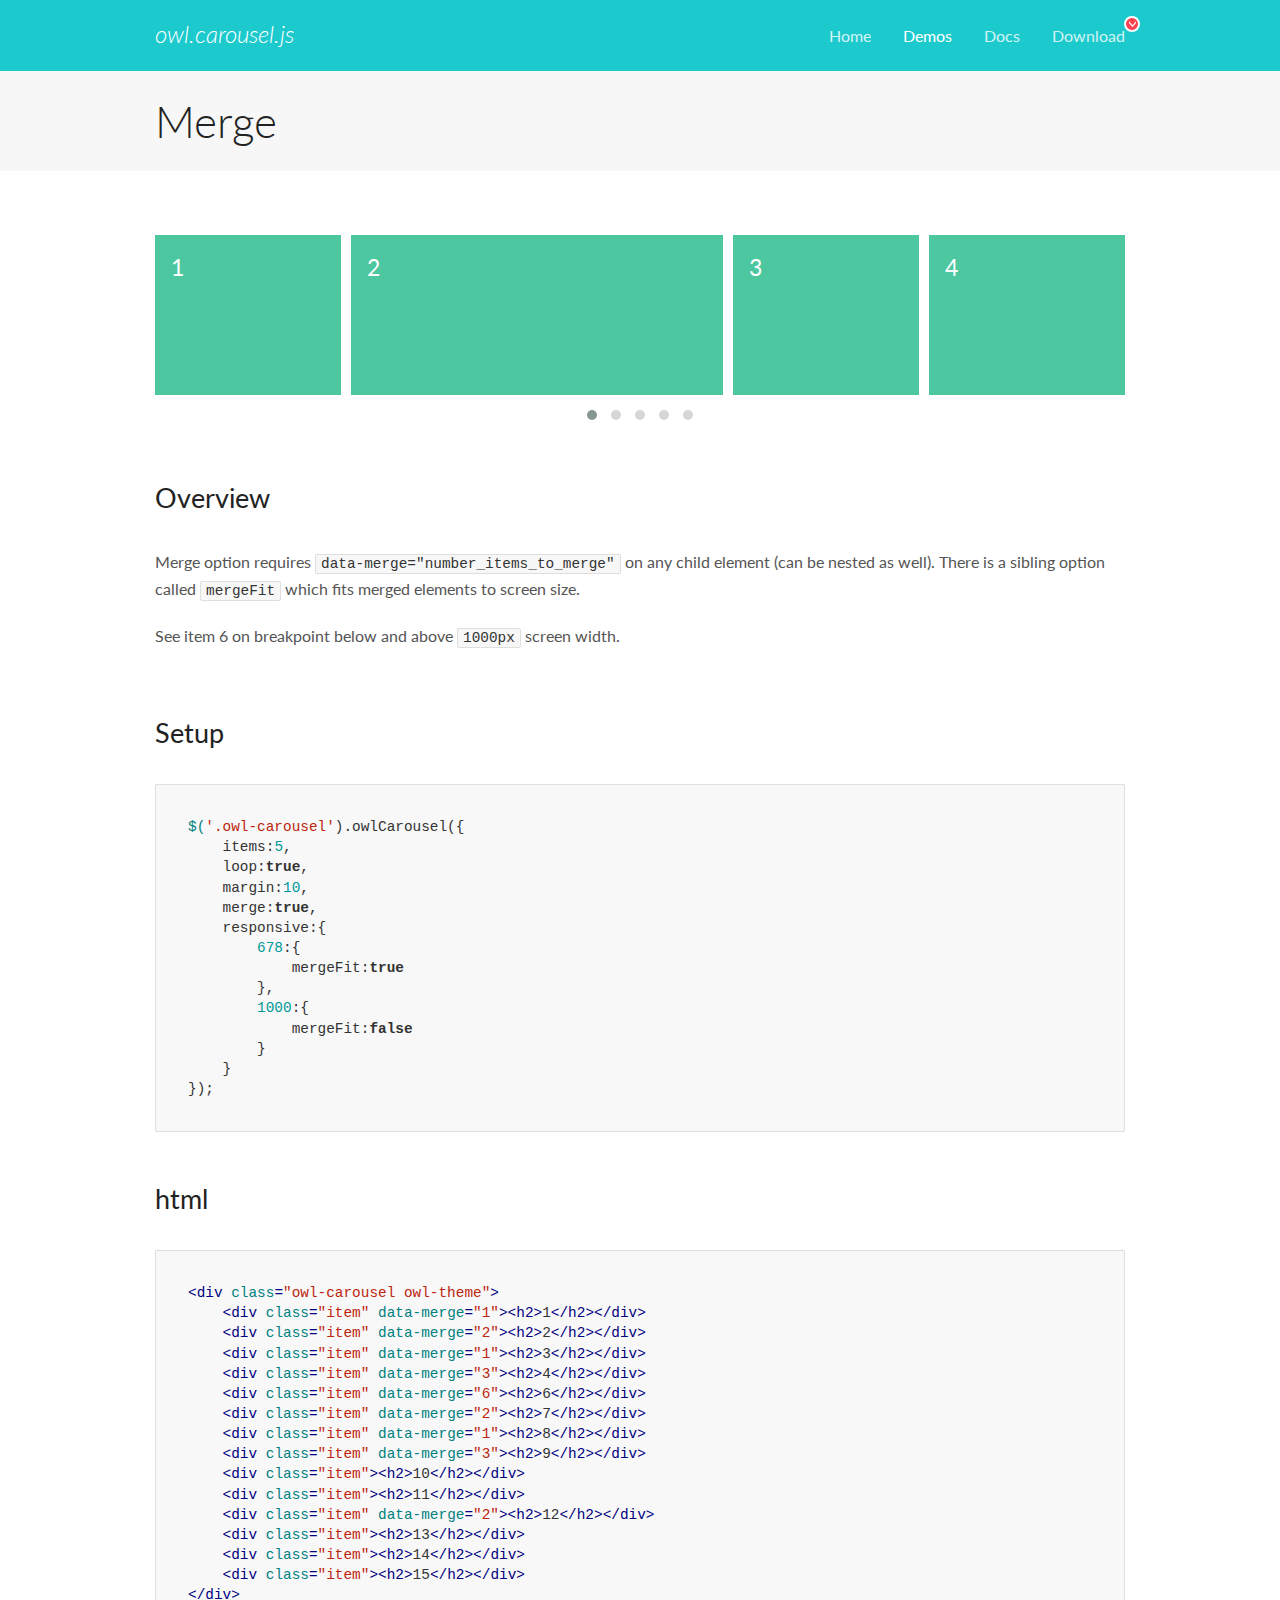
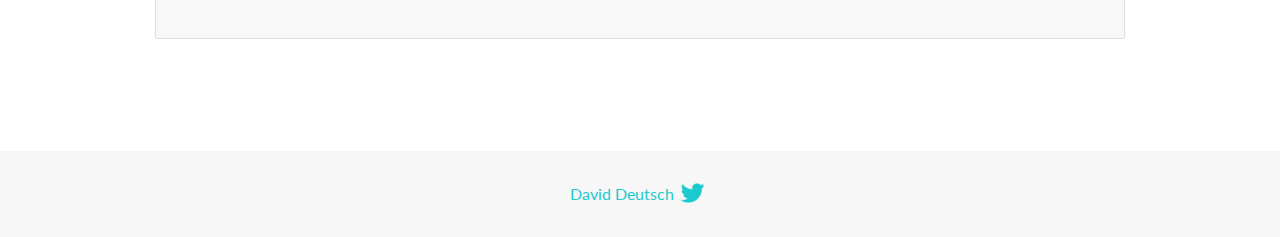
<file: lib/OwlCarousel/docs/demos/merge.html>
<!DOCTYPE html>
<html lang="en">
  <head>

    <!-- head -->
    <meta charset="utf-8">
    <meta name="msapplication-tap-highlight" content="no" />
    <meta name="viewport" content="width=device-width, initial-scale=1.0" />
    <meta name="description" content="Merge Items">
    <meta name="author" content="David Deutsch">
    <title>
      Merge Demo | Owl Carousel | 2.2.1
    </title>

    <!-- Stylesheets -->
    <link href='https://fonts.googleapis.com/css?family=Lato:300,400,700,400italic,300italic' rel='stylesheet' type='text/css'>
    <link rel="stylesheet" href="../assets/css/docs.theme.min.css">

    <!-- Owl Stylesheets -->
    <link rel="stylesheet" href="../assets/owlcarousel/assets/owl.carousel.min.css">
    <link rel="stylesheet" href="../assets/owlcarousel/assets/owl.theme.default.min.css">

    <!-- HTML5 shim and Respond.js IE8 support of HTML5 elements and media queries -->

    <!--[if lt IE 9]>
      <script src="https://oss.maxcdn.com/libs/html5shiv/3.7.0/html5shiv.js"></script>
      <script src="https://oss.maxcdn.com/libs/respond.js/1.3.0/respond.min.js"></script>
    <![endif]-->

    <!-- Favicons -->
    <link rel="apple-touch-icon-precomposed" sizes="144x144" href="../assets/ico/apple-touch-icon-144-precomposed.png">
    <link rel="shortcut icon" href="../assets/ico/favicon.png">
    <link rel="shortcut icon" href="favicon.ico">

    <!-- Yeah i know js should not be in header. Its required for demos.-->

    <!-- javascript -->
    <script src="../assets/vendors/jquery.min.js"></script>
    <script src="../assets/owlcarousel/owl.carousel.js"></script>
  </head>
  <body>

    <!-- header -->
    <header class="header">
      <div class="row">
        <div class="large-12 columns">
          <div class="brand left">
            <h3>
              <a href="/OwlCarousel2/">owl.carousel.js</a> 
            </h3>
          </div>
          <a id="toggle-nav" class="right">
            <span></span> <span></span> <span></span> 
          </a> 
          <div class="nav-bar">
            <ul class="clearfix">
              <li> <a href="/OwlCarousel2/index.html">Home</a>  </li>
              <li class="active">
                <a href="/OwlCarousel2/demos/demos.html">Demos</a> 
              </li>
              <li> <a href="/OwlCarousel2/docs/started-welcome.html">Docs</a>  </li>
              <li>
                <a href="https://github.com/OwlCarousel2/OwlCarousel2/archive/2.2.1.zip">Download</a> 
                <span class="download"></span> 
              </li>
            </ul>
          </div>
        </div>
      </div>
    </header>

    <!-- title -->
    <section class="title">
      <div class="row">
        <div class="large-12 columns">
          <h1>Merge</h1>
        </div>
      </div>
    </section>

    <!--  Demos -->
    <section id="demos">
      <div class="row">
        <div class="large-12 columns">
          <div class="owl-carousel owl-theme">
            <div class="item" data-merge="1">
              <h4>1</h4>
            </div>
            <div class="item" data-merge="2">
              <h4>2</h4>
            </div>
            <div class="item" data-merge="1">
              <h4>3</h4>
            </div>
            <div class="item" data-merge="3">
              <h4>4</h4>
            </div>
            <div class="item" data-merge="6">
              <h4>6</h4>
            </div>
            <div class="item" data-merge="2">
              <h4>7</h4>
            </div>
            <div class="item" data-merge="1">
              <h4>8</h4>
            </div>
            <div class="item" data-merge="3">
              <h4>9</h4>
            </div>
            <div class="item">
              <h4>10</h4>
            </div>
            <div class="item">
              <h4>11</h4>
            </div>
            <div class="item" data-merge="2">
              <h4>12</h4>
            </div>
            <div class="item">
              <h4>13</h4>
            </div>
            <div class="item">
              <h4>14</h4>
            </div>
            <div class="item">
              <h4>15</h4>
            </div>
          </div>
          <h3 id="overview">Overview</h3>
          <p>Merge option requires <code>data-merge=&quot;number_items_to_merge&quot;</code> on any child element (can be nested as well). There is a sibling option called <code>mergeFit</code> which fits merged elements to screen size. </p>
          <p>See item 6 on breakpoint below and above <code>1000px</code> screen width.</p>
          <h3 id="setup">Setup</h3>
          <pre><code>$(&#39;.owl-carousel&#39;).owlCarousel({
    items:5,
    loop:true,
    margin:10,
    merge:true,
    responsive:{
        678:{
            mergeFit:true
        },
        1000:{
            mergeFit:false
        }
    }
});</code></pre>
          <h3 id="html">html</h3>
          <pre><code>&lt;div class=&quot;owl-carousel owl-theme&quot;&gt;
    &lt;div class=&quot;item&quot; data-merge=&quot;1&quot;&gt;&lt;h2&gt;1&lt;/h2&gt;&lt;/div&gt;
    &lt;div class=&quot;item&quot; data-merge=&quot;2&quot;&gt;&lt;h2&gt;2&lt;/h2&gt;&lt;/div&gt;
    &lt;div class=&quot;item&quot; data-merge=&quot;1&quot;&gt;&lt;h2&gt;3&lt;/h2&gt;&lt;/div&gt;
    &lt;div class=&quot;item&quot; data-merge=&quot;3&quot;&gt;&lt;h2&gt;4&lt;/h2&gt;&lt;/div&gt;
    &lt;div class=&quot;item&quot; data-merge=&quot;6&quot;&gt;&lt;h2&gt;6&lt;/h2&gt;&lt;/div&gt;
    &lt;div class=&quot;item&quot; data-merge=&quot;2&quot;&gt;&lt;h2&gt;7&lt;/h2&gt;&lt;/div&gt;
    &lt;div class=&quot;item&quot; data-merge=&quot;1&quot;&gt;&lt;h2&gt;8&lt;/h2&gt;&lt;/div&gt;
    &lt;div class=&quot;item&quot; data-merge=&quot;3&quot;&gt;&lt;h2&gt;9&lt;/h2&gt;&lt;/div&gt;
    &lt;div class=&quot;item&quot;&gt;&lt;h2&gt;10&lt;/h2&gt;&lt;/div&gt;
    &lt;div class=&quot;item&quot;&gt;&lt;h2&gt;11&lt;/h2&gt;&lt;/div&gt;
    &lt;div class=&quot;item&quot; data-merge=&quot;2&quot;&gt;&lt;h2&gt;12&lt;/h2&gt;&lt;/div&gt;
    &lt;div class=&quot;item&quot;&gt;&lt;h2&gt;13&lt;/h2&gt;&lt;/div&gt;
    &lt;div class=&quot;item&quot;&gt;&lt;h2&gt;14&lt;/h2&gt;&lt;/div&gt;
    &lt;div class=&quot;item&quot;&gt;&lt;h2&gt;15&lt;/h2&gt;&lt;/div&gt;
&lt;/div&gt;</code></pre>
          <script>
            $(document).ready(function() {
              $('.owl-carousel').owlCarousel({
                items: 5,
                loop: true,
                margin: 10,
                merge: true,
                responsive: {
                  678: {
                    mergeFit: true
                  },
                  1000: {
                    mergeFit: false
                  }
                }
              });
            })
          </script>
        </div>
      </div>
    </section>

    <!-- footer -->
    <footer class="footer">
      <div class="row">
        <div class="large-12 columns">
          <h5>
            <a href="/OwlCarousel2/docs/support-contact.html">David Deutsch</a> 
            <a id="custom-tweet-button" href="https://twitter.com/share?url=https://github.com/OwlCarousel2/OwlCarousel2&text=Owl Carousel - This is so awesome! " target="_blank"></a> 
          </h5>
        </div>
      </div>
    </footer>

    <!-- vendors -->
    <script src="../assets/vendors/highlight.js"></script>
    <script src="../assets/js/app.js"></script>
  </body>
</html>
</file>
<file: lib/css/orlando.css>
header{
	width: 100%;
	height: 150px;
	background-color: rgba(94, 41, 154, .8);
	z-index: 2;
	position: relative;
}
header .container{
	position: relative;
}
header .header-black{
	background-color: #000;
	height: 40px;
}
header .header-black li{
	background-image: url("../../img/clubs.png");
	background-repeat: no-repeat;
	display: inline-block;
	margin: 4px;
}
header .header-black li.club-01{
	background-position: 0px 0px;
}
header .header-black li.club-02{
	background-position: -48px 0px;
}
header .header-black li.club-03{
	background-position: -95px 0px;
}
header .header-black li.club-04{
	background-position: -140px 0px;
}
header .header-black li.club-05{
	background-position: -189px 0px;
}
header .header-black li.club-06{
	background-position: -239px 0px;
}
header .header-black li.club-07{
	background-position: -288px 0px;
}
header .header-black li.club-08{
	background-position: -334px 0px;
}
header .header-black li.club-09{
	background-position: -381px 0px;
}
header .header-black li.club-10{
	background-position: -429px 0px;
}
header .header-black li.club-11{
	background-position: -478px 0px;
}
header .header-black li.club-12{
	background-position: -527px 0px;
}
header .header-black li.club-13{
	background-position: -579px 0px;
}
header .header-black li.club-14{
	background-position: -629px 0px;
}
header .header-black li.club-15{
	background-position: -671px 0px;
}
header .header-black li.club-16{
	background-position: -719px 0px;
}
header .header-black li.club-17{
	background-position: -763px 0px;
}
header .header-black li.club-18{
	background-position: -808px 0px;
}
header .header-black li.club-19{
	background-position: -853px 0px;
}
header .header-black li.club-20{
	background-position: -900px 0px;
}
header .header-black li.club-21{
	background-position: -950px 0px;
}
header .header-black li.club-22{
	background-position: -1000px 0px;
}
header .header-black li a{
	width: 32px;
	height: 32px;
	display: block;
}
header #logotipo{
	position: absolute;
	top: 20px;
	z-index: 3;
}
#banner h1.efeito{
	color:red;
	font-size:12em;
	
}
#menu{
	margin: 12px 0;
}
#menu li{
	display: inline-block;
}
#menu li.search{
	width: 182px;
	transition-timing-function: cubic-bezier(1,-.91,.91,1);
	transition-duration: 1s;
}
#menu li.search.ativo{
	width: 300px;
}
#menu li.search input{
	background-color: #5C2D90;
	color: #fff;
	border: none;
	height: 30px;
	line-height: 30px;
}
#menu li.search.ativo input{
	width: 300px;
}
#menu li.search ::-webkit-input-placeholder{
	color: #fff;
	font-size: 17px;
	position: relative;
	right: -7px;
}
#menu li.search button{
	background: none;
	border: none;
	position: relative;
	right: 26px;
	

}
#menu li.search button i{
	font-size: 14px;
	color: rgba(255, 255, 255, .5);
}
#menu li a{
	color: #fff;
	font-size: 16px;
	padding: 10px 25px;
}
#menu li.search .input-group{
	top: 11px;
	left: 25px;
}
#banner{
	background: url("../../img/banner.jpg") no-repeat;
	background-size: cover;
	width: 100%;
	height: 728px;
	padding-top: 1px;
    margin-top: -110px;
	
}
#banner h1{
	color: #fff;
	position: relative;
	top: 350px;
	font-size: 92px;
	text-shadow: 2px 2px 2px rgba(0, 0, 0, .45);
	margin-left: 50px;
	transition:1s;
}
#banner h1 small{
	font-size: 32px;
	display: block;
	color: #fff;
}
#news h2{
	color: #5E2799;
	font-size: 48px;
	text-align: center;
	text-transform: uppercase;
	margin-top: 55px;
}
#news hr{
	border: #FDE192 solid 4px;
	width: 200px;
	margin: 0 auto;
}
#news .thumbnails{
	margin-top: 65px;
}
#news .thumbnails h3{
	color: #5E2799;
	font-size: 18px;
	font-weight: bold;
	margin-bottom: 0;
}
#news .thumbnails time{
	color: #A7A7A7;
	font-size: 18px;
	font-weight: bold;
}
#news .thumbnails .item-inner{
	padding: 10px;
}
#news .thumbnails .item-inner{
	width: 100%;
}
#estatisticas{
	background-color: #5E299A;
	width: 100%;
	height: 200px;
	margin-top: 90px;
}
#estatisticas p{
	color: #FDE092;
	text-transform: uppercase;
	font-size: 64px;
    margin-top: 45px;
    text-align: center;
}
#estatisticas p small{
	color: #fff;
	font-size: 24px;
	display: block;
}
#call-to-action{
	text-align: center;
	margin-top: 105px; 
}
#call-to-action h2{
	color: #5E2799;
	font-size: 48px;
	text-align: center;
	text-transform: uppercase;
	margin-top: 20px;
}
#call-to-action hr{
	border: #FDE192 solid 4px;
	width: 200px;
	margin: 0 auto;
}
#call-to-action p {
	margin-top: 60px;
	margin-bottom: 40px;
	color: #656565;
	font-size: 20px;
	text-align: justify;
}
#call-to-action .btn{
	min-width: 164px;
    height: 44px;
    line-height: 34px;
    border-radius: 0; 
}
#call-to-action .btn-roxo{
    color: #fff;
    background-color: #5E2799;
    border-color: #5E2799;
}
#call-to-action .btn-amarelo{
    color: #000;
    background-color: #FDE192;
    border-color: #FDE192;
}
#call-to-action .row-max-400{
	margin: 0 auto;
	max-width: 400px;
}
footer{
	margin-top: 110px;
	
}
footer .row{
	width: 100%;
	margin-left: 0px;
	padding-bottom: 0px;
}
footer .row p{
	margin-bottom: 0px;
	line-height: 64px;
}
footer .row-cinza-claro{
	height: 200px;
	background-color: #171F26;
}
footer .row-cinza-escuro{
	height: 65px;
	background-color: #11171D;
	border-top: #242D37 1px solid;
}
footer .pull-left{
	font-size: 15px;
	color: #666;
}
footer .text-roxo{
	color: #623291;
	font-size: 15px;
	font-weight: bold;
}
footer .logotipo{
	margin-top: 28px;
}
footer .col-popular-post,
footer .col-links,
footer .col-get-in-touch{
	margin-top: 40px;
}
footer .row-cols h4{
	font-size: 16px;
	color: #FFF;
	padding-bottom: 17px;
	border-bottom: #242D37 2px solid;
}
footer .row-cols h5{
	color: #666;
	font-size: 14px;
	margin-bottom: 0px;

}
footer .row-cols time{
	color: #FDE092;
	font-size: 14px;
}
footer .row-cols ul{

}
footer .col-links .fa{
	margin: 0 6px;
}
footer .col-links a,
footer .col-get-in-touch a{
	color: #fff;
	font-size: 14px;
}
footer .col-get-in-touch address{
	color: #666;
	font-size: 14px;
	margin-bottom: 0px;
}
footer .col-get-in-touch address span{
	display: inline-block;
}
footer .col-get-in-touch address i{
	position: relative;
    top: -17px;
}
footer .col-get-in-touch i {
	color: #9B9B9B;
	font-size: 20px;
	margin: 0 6px;

}
footer .col-get-in-touch p{
	line-height: 20px;
}
footer .list-socials{
	margin-top: 4px;
}
footer .list-socials li{
	display: inline-block;
	margin-right: 8px;

}
footer .list-socials a{
	display: block;
	border: #9B9B9B 1px solid;
	width: 28px;
	height: 28px;
	line-height: 28px;
	border-radius: 14px;
	text-align: center;
}
footer .list-socials i{
	font-size: 16px;
	margin: 5px auto;
}
video{
	width: 60%;
	margin-top: 50px;
}


.owl-dot.active {
	color: #5E2799;
}
</file>
